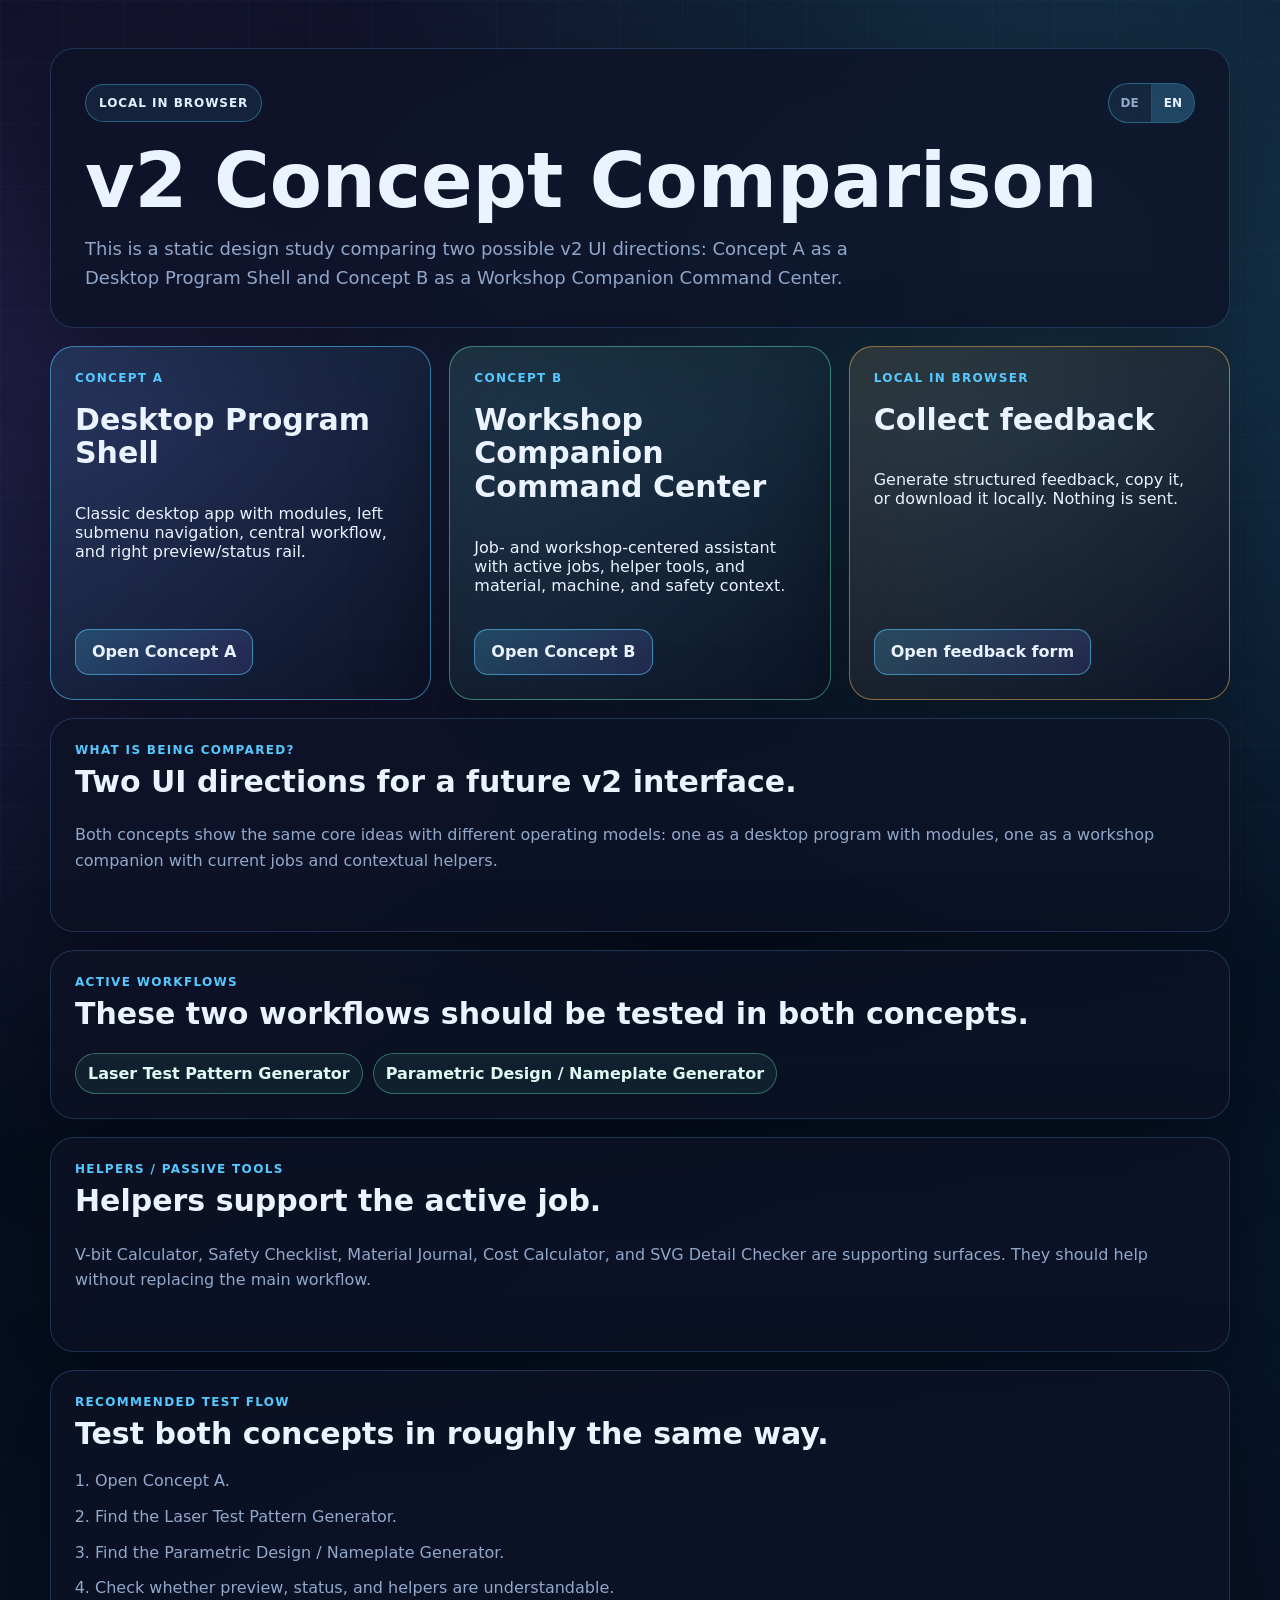
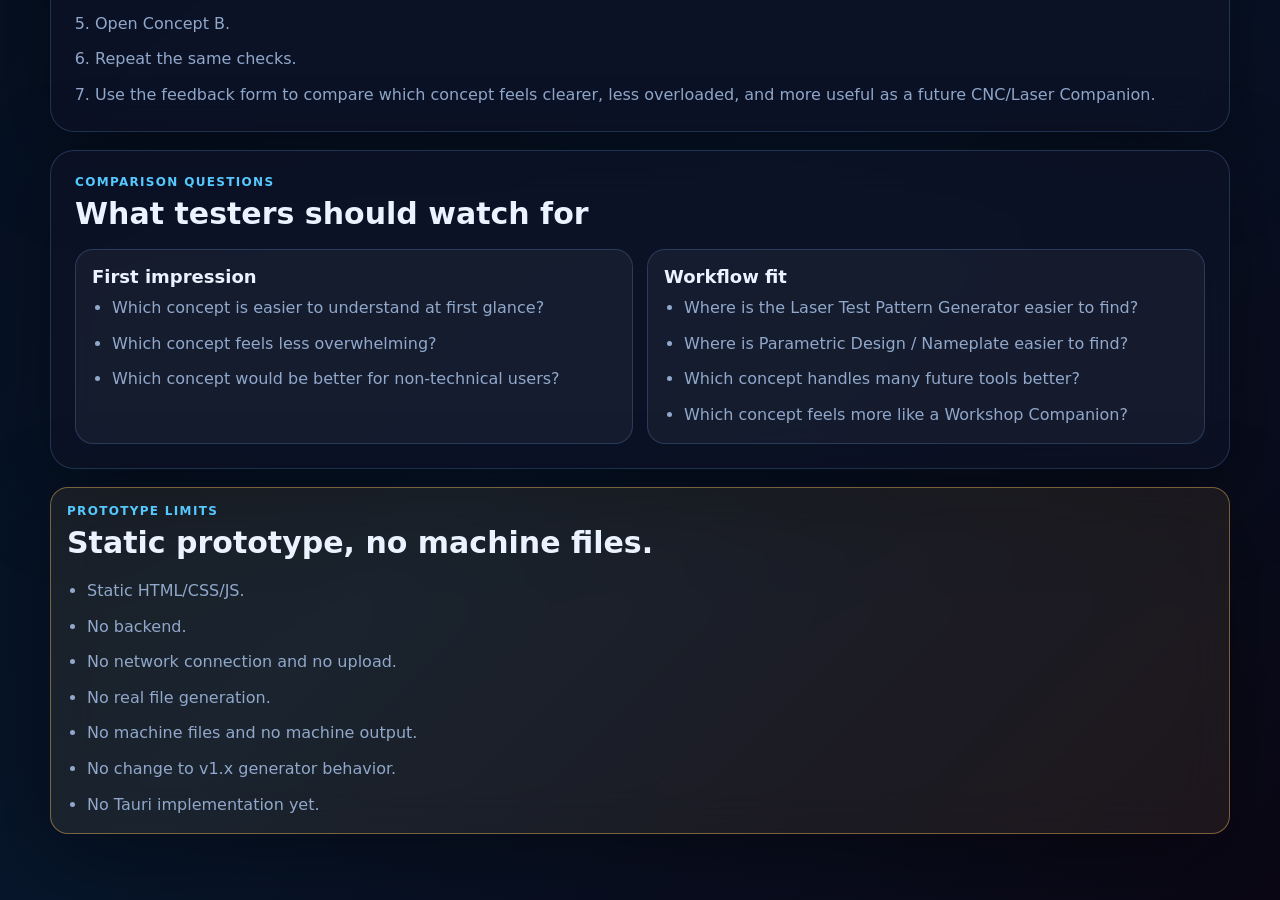
<file: prototypes/v2_concept_comparison/index.html>
<!doctype html>
<html lang="en">
<head>
  <meta charset="utf-8">
  <meta name="viewport" content="width=device-width, initial-scale=1">
  <title>v2 Concept Comparison</title>
  <style>
    :root {
      color-scheme: dark;
      --bg: #050713;
      --panel: rgba(13, 19, 38, .78);
      --line: rgba(110, 175, 255, .22);
      --text: #eaf3ff;
      --muted: #91a8cb;
      --blue: #55c9ff;
      --green: #64e6bb;
      --amber: #ffc05f;
      --radius: 24px;
      --shadow: 0 24px 90px rgba(0, 0, 0, .42);
    }

    * { box-sizing: border-box; }
    html { color-scheme: dark; }

    body {
      margin: 0;
      min-height: 100vh;
      font-family: Inter, ui-sans-serif, system-ui, "Segoe UI", Arial, sans-serif;
      color: var(--text);
      background:
        radial-gradient(circle at 82% 10%, rgba(85, 201, 255, .24), transparent 30%),
        radial-gradient(circle at 10% 16%, rgba(139, 116, 255, .22), transparent 32%),
        linear-gradient(135deg, #050713, #07162b 68%, #0b0715);
    }

    body::before {
      content: "";
      position: fixed;
      inset: 0;
      pointer-events: none;
      background-image:
        linear-gradient(rgba(110, 175, 255, .035) 1px, transparent 1px),
        linear-gradient(90deg, rgba(110, 175, 255, .035) 1px, transparent 1px);
      background-size: 62px 62px;
    }

    a { color: inherit; }

    .intro {
      position: fixed;
      inset: 0;
      z-index: 20;
      overflow: hidden;
      display: grid;
      place-items: end;
      padding: 26px;
      background:
        linear-gradient(180deg, rgba(2, 7, 18, .05), rgba(2, 7, 18, .9)),
        radial-gradient(circle at 50% 48%, rgba(85, 201, 255, .22), transparent 42%),
        #020712;
      opacity: 1;
      visibility: visible;
      transition: opacity .42s ease, visibility .42s ease;
    }

    .intro::before {
      content: "";
      position: absolute;
      inset: 0;
      background:
        radial-gradient(circle at 55% 50%, rgba(85, 201, 255, .16), transparent 28%),
        linear-gradient(180deg, rgba(2, 7, 18, .1), rgba(2, 7, 18, .54));
      opacity: .95;
      transition: opacity .65s ease;
    }

    .intro.fallback::before {
      background-image:
        linear-gradient(172deg, transparent 0 47%, rgba(85, 201, 255, .5) 49%, rgba(255, 192, 95, .4) 50%, transparent 53%),
        radial-gradient(circle at 55% 52%, rgba(85, 201, 255, .28), transparent 20%),
        linear-gradient(160deg, #030814, #07111f 52%, #02050c);
    }

    .intro.hidden {
      opacity: 0;
      visibility: hidden;
      pointer-events: none;
    }

    .intro.open {
      background: transparent;
    }

    .intro.open::before {
      opacity: 0;
    }

    .intro.open .shutter-top {
      transform: translateY(-72%) translateX(-2%) rotate(-2deg);
      opacity: .32;
    }

    .intro.open .shutter-bottom {
      transform: translateY(72%) translateX(2%) rotate(-2deg);
      opacity: .32;
    }

    .shutter-panel {
      position: absolute;
      inset: -8%;
      z-index: 1;
      background:
        linear-gradient(180deg, rgba(1, 5, 13, .96), rgba(10, 18, 32, .9)),
        url("assets/locked_loading_soon_closed.png") center / cover no-repeat;
      filter: saturate(1.08);
      transition: transform 1.25s cubic-bezier(.2, .85, .16, 1), opacity .8s ease;
      will-change: transform;
    }

    .shutter-top {
      clip-path: polygon(0 0, 100% 0, 100% 47%, 0 57%);
      box-shadow: 0 24px 70px rgba(0, 0, 0, .8);
    }

    .shutter-bottom {
      clip-path: polygon(0 57%, 100% 47%, 100% 100%, 0 100%);
      box-shadow: 0 -24px 70px rgba(0, 0, 0, .8);
    }

    .shutter-line {
      position: absolute;
      left: -3%;
      right: -3%;
      top: 50.5%;
      z-index: 2;
      height: 2px;
      transform: rotate(-3.5deg);
      background: linear-gradient(90deg, transparent, rgba(255, 192, 95, .78) 18%, rgba(85, 201, 255, .98) 58%, transparent);
      box-shadow: 0 0 22px rgba(85, 201, 255, .82), 0 0 38px rgba(255, 192, 95, .34);
      transition: opacity .7s ease, transform 1.1s ease;
    }

    .intro.open .shutter-line {
      opacity: 0;
      transform: rotate(-3.5deg) scaleX(1.18);
    }

    .intro-card {
      position: relative;
      z-index: 3;
      display: grid;
      justify-items: end;
      gap: 12px;
      text-align: right;
      max-width: min(560px, 100%);
      padding: 18px;
      border: 1px solid rgba(110, 175, 255, .22);
      border-radius: 22px;
      background: linear-gradient(135deg, rgba(5, 12, 28, .64), rgba(5, 8, 18, .36));
      box-shadow: 0 18px 70px rgba(0, 0, 0, .36);
      backdrop-filter: blur(14px);
    }

    .intro-card strong {
      font-size: clamp(22px, 4vw, 42px);
      letter-spacing: .08em;
    }

    .intro-card span {
      color: #cfe7ff;
      font-weight: 800;
    }

    .page {
      position: relative;
      width: min(1180px, calc(100% - 32px));
      margin: 0 auto;
      padding: 48px 0;
    }

    .hero,
    .card,
    .section {
      border: 1px solid var(--line);
      border-radius: var(--radius);
      background: var(--panel);
      box-shadow: var(--shadow);
      backdrop-filter: blur(22px);
    }

    .hero {
      padding: 34px;
      margin-bottom: 18px;
    }

    .utility-row {
      display: flex;
      justify-content: space-between;
      align-items: center;
      gap: 14px;
      margin-bottom: 22px;
    }

    .status-badge,
    .language-switch {
      display: inline-flex;
      align-items: center;
      border: 1px solid rgba(85, 201, 255, .36);
      border-radius: 999px;
      background: rgba(85, 201, 255, .09);
      color: #dff3ff;
      font-size: 12px;
      font-weight: 900;
      letter-spacing: .08em;
      text-transform: uppercase;
    }

    .status-badge {
      min-height: 38px;
      padding: 0 13px;
    }

    .language-switch {
      overflow: hidden;
    }

    .language-switch button {
      min-height: 38px;
      border: 0;
      border-right: 1px solid rgba(85, 201, 255, .24);
      padding: 0 12px;
      background: transparent;
      color: var(--muted);
      font: inherit;
      font-weight: 900;
      cursor: pointer;
    }

    .language-switch button:last-child { border-right: 0; }

    .language-switch button.active {
      background: rgba(85, 201, 255, .18);
      color: var(--text);
    }

    .hero h1 {
      margin: 0;
      font-size: clamp(38px, 7vw, 76px);
      line-height: .95;
      letter-spacing: 0;
    }

    .hero p,
    .section p,
    li {
      color: var(--muted);
      line-height: 1.6;
    }

    .hero p {
      max-width: 790px;
      margin: 18px 0 0;
      font-size: 18px;
    }

    .workflow-pills {
      display: flex;
      flex-wrap: wrap;
      gap: 10px;
      margin-top: 22px;
    }

    .concept-grid {
      display: grid;
      grid-template-columns: repeat(3, minmax(0, 1fr));
      gap: 18px;
      margin-bottom: 18px;
    }

    .card {
      min-height: 300px;
      padding: 24px;
      display: flex;
      flex-direction: column;
      gap: 18px;
    }

    .card:nth-child(1) {
      border-color: rgba(85, 201, 255, .58);
      background: linear-gradient(135deg, rgba(85, 201, 255, .14), rgba(13, 19, 38, .78));
    }

    .card:nth-child(2) {
      border-color: rgba(100, 230, 187, .5);
      background: linear-gradient(135deg, rgba(100, 230, 187, .12), rgba(13, 19, 38, .78));
    }

    .card:nth-child(3) {
      border-color: rgba(255, 192, 95, .5);
      background: linear-gradient(135deg, rgba(255, 192, 95, .12), rgba(13, 19, 38, .78));
    }

    .card span,
    .section-label {
      color: var(--blue);
      font-size: 12px;
      font-weight: 900;
      letter-spacing: .11em;
      text-transform: uppercase;
    }

    .card h2,
    .section h2 {
      margin: 0;
      font-size: 30px;
      line-height: 1.12;
    }

    .button {
      display: inline-flex;
      align-items: center;
      justify-content: center;
      width: fit-content;
      min-height: 46px;
      margin-top: auto;
      padding: 12px 16px;
      border: 1px solid rgba(85, 201, 255, .58);
      border-radius: 14px;
      background: linear-gradient(135deg, rgba(85, 201, 255, .22), rgba(139, 116, 255, .14));
      color: var(--text);
      font: inherit;
      font-weight: 800;
      text-decoration: none;
      cursor: pointer;
      transition: transform .2s ease, border-color .2s ease, background .2s ease;
    }

    .button:hover {
      transform: translateY(-2px);
      border-color: rgba(100, 230, 187, .72);
      background: linear-gradient(135deg, rgba(100, 230, 187, .2), rgba(85, 201, 255, .14));
    }

    .section {
      padding: 24px;
      margin-bottom: 18px;
    }

    .section-head {
      display: grid;
      gap: 8px;
      margin-bottom: 18px;
    }

    .split {
      display: grid;
      grid-template-columns: repeat(2, minmax(0, 1fr));
      gap: 14px;
    }

    .mini-panel,
    .warning {
      border: 1px solid var(--line);
      border-radius: 18px;
      background: rgba(255, 255, 255, .045);
      padding: 16px;
    }

    .mini-panel strong {
      display: block;
      margin-bottom: 8px;
      font-size: 18px;
    }

    .check-list,
    .question-list,
    .scope-list {
      display: grid;
      gap: 10px;
      margin: 0;
      padding-left: 20px;
    }

    .pill {
      border: 1px solid rgba(100, 230, 187, .38);
      border-radius: 999px;
      background: rgba(100, 230, 187, .08);
      padding: 10px 12px;
      font-weight: 800;
      color: #dffcf5;
    }

    .warning {
      border-color: rgba(255, 192, 95, .42);
      background: rgba(255, 192, 95, .08);
    }

    @media (prefers-reduced-motion: reduce) {
      .intro { display: none; }
      .shutter-panel,
      .shutter-line,
      * {
        scroll-behavior: auto !important;
        transition-duration: .01ms !important;
        animation-duration: .01ms !important;
      }
    }

    @media (max-width: 980px) {
      .concept-grid,
      .split {
        grid-template-columns: 1fr;
      }
    }

    @media (max-width: 680px) {
      .page {
        width: min(100% - 20px, 1180px);
        padding: 24px 0;
      }

      .hero,
      .card,
      .section {
        padding: 18px;
        border-radius: 20px;
      }

      .utility-row {
        align-items: flex-start;
        flex-direction: column;
      }

      .intro {
        padding: 16px;
      }

      .intro-card {
        justify-items: start;
        text-align: left;
      }
    }
  </style>
</head>
<body>
  <div class="intro" id="intro" aria-label="Intro">
    <div class="shutter-panel shutter-top" aria-hidden="true"></div>
    <div class="shutter-panel shutter-bottom" aria-hidden="true"></div>
    <div class="shutter-line" aria-hidden="true"></div>
    <div class="intro-card">
      <strong data-i18n="introTitle">v2 Concept Comparison</strong>
      <span data-i18n="introStatus">v2 concept comparison starts locally in your browser.</span>
      <button class="button" type="button" id="skipIntro" data-i18n="skipIntro">Skip intro</button>
    </div>
  </div>

  <main class="page">
    <section class="hero">
      <div class="utility-row">
        <span class="status-badge" data-i18n="localBadge">Local in browser</span>
        <div class="language-switch" data-language-switch aria-label="Language selection">
          <button type="button" data-lang="de">DE</button>
          <button type="button" data-lang="en">EN</button>
        </div>
      </div>
      <h1 data-i18n="title">v2 Concept Comparison</h1>
      <p data-i18n="heroCopy">This is a static design study comparing two possible v2 UI directions: Concept A as a Desktop Program Shell and Concept B as a Workshop Companion Command Center.</p>
    </section>

    <section class="concept-grid" data-i18n-label="conceptCardsLabel">
      <article class="card">
        <span>Concept A</span>
        <h2>Desktop Program Shell</h2>
        <p data-i18n="conceptACopy">Classic desktop app with modules, left submenu navigation, central workflow, and right preview/status rail.</p>
        <a class="button" href="concept_a_program_shell/index.html" data-i18n="openA">Open Concept A</a>
      </article>

      <article class="card">
        <span>Concept B</span>
        <h2>Workshop Companion Command Center</h2>
        <p data-i18n="conceptBCopy">Job- and workshop-centered assistant with active jobs, helper tools, and material, machine, and safety context.</p>
        <a class="button" href="concept_b_workshop_companion/index.html" data-i18n="openB">Open Concept B</a>
      </article>

      <article class="card">
        <span data-i18n="localBadge">Local in browser</span>
        <h2 data-i18n="feedbackTitle">Collect feedback</h2>
        <p data-i18n="feedbackCopy">Generate structured feedback, copy it, or download it locally. Nothing is sent.</p>
        <a class="button" href="feedback.html" data-i18n="openFeedback">Open feedback form</a>
      </article>
    </section>

    <section class="section">
      <div class="section-head">
        <span class="section-label" data-i18n="compareLabel">What is being compared?</span>
        <h2 data-i18n="compareTitle">Two UI directions for a future v2 interface.</h2>
        <p data-i18n="compareCopy">Both concepts show the same core ideas with different operating models: one as a desktop program with modules, one as a workshop companion with current jobs and contextual helpers.</p>
      </div>
    </section>

    <section class="section">
      <div class="section-head">
        <span class="section-label" data-i18n="workflowsLabel">Active workflows</span>
        <h2 data-i18n="workflowsTitle">These two workflows should be tested in both concepts.</h2>
      </div>
      <div class="workflow-pills">
        <span class="pill">Laser Test Pattern Generator</span>
        <span class="pill">Parametric Design / Nameplate Generator</span>
      </div>
    </section>

    <section class="section">
      <div class="section-head">
        <span class="section-label" data-i18n="helpersLabel">Helpers / passive tools</span>
        <h2 data-i18n="helpersTitle">Helpers support the active job.</h2>
        <p data-i18n="helpersCopy">V-bit Calculator, Safety Checklist, Material Journal, Cost Calculator, and SVG Detail Checker are supporting surfaces. They should help without replacing the main workflow.</p>
      </div>
    </section>

    <section class="section">
      <div class="section-head">
        <span class="section-label" data-i18n="testFlowLabel">Recommended test flow</span>
        <h2 data-i18n="testFlowTitle">Test both concepts in roughly the same way.</h2>
      </div>
      <ol class="check-list">
        <li data-i18n="flow1">Open Concept A.</li>
        <li data-i18n="flow2">Find the Laser Test Pattern Generator.</li>
        <li data-i18n="flow3">Find the Parametric Design / Nameplate Generator.</li>
        <li data-i18n="flow4">Check whether preview, status, and helpers are understandable.</li>
        <li data-i18n="flow5">Open Concept B.</li>
        <li data-i18n="flow6">Repeat the same checks.</li>
        <li data-i18n="flow7">Use the feedback form to compare which concept feels clearer, less overloaded, and more useful as a future CNC/Laser Companion.</li>
      </ol>
    </section>

    <section class="section">
      <div class="section-head">
        <span class="section-label" data-i18n="questionsLabel">Comparison questions</span>
        <h2 data-i18n="questionsTitle">What testers should watch for</h2>
      </div>
      <div class="split">
        <div class="mini-panel">
          <strong data-i18n="firstImpressionTitle">First impression</strong>
          <ul class="question-list">
            <li data-i18n="q1">Which concept is easier to understand at first glance?</li>
            <li data-i18n="q2">Which concept feels less overwhelming?</li>
            <li data-i18n="q3">Which concept would be better for non-technical users?</li>
          </ul>
        </div>
        <div class="mini-panel">
          <strong data-i18n="workflowFitTitle">Workflow fit</strong>
          <ul class="question-list">
            <li data-i18n="q4">Where is the Laser Test Pattern Generator easier to find?</li>
            <li data-i18n="q5">Where is Parametric Design / Nameplate easier to find?</li>
            <li data-i18n="q6">Which concept handles many future tools better?</li>
            <li data-i18n="q7">Which concept feels more like a Workshop Companion?</li>
          </ul>
        </div>
      </div>
    </section>

    <section class="section warning">
      <div class="section-head">
        <span class="section-label" data-i18n="limitsLabel">Prototype limits</span>
        <h2 data-i18n="limitsTitle">Static prototype, no machine files.</h2>
      </div>
      <ul class="scope-list">
        <li data-i18n="limit1">Static HTML/CSS/JS.</li>
        <li data-i18n="limit2">No backend.</li>
        <li data-i18n="limit3">No network connection and no upload.</li>
        <li data-i18n="limit4">No real file generation.</li>
        <li data-i18n="limit5">No machine files and no machine output.</li>
        <li data-i18n="limit6">No change to v1.x generator behavior.</li>
        <li data-i18n="limit7">No Tauri implementation yet.</li>
      </ul>
    </section>
  </main>

  <script src="assets/i18n.js"></script>
  <script>
    (() => {
      const translations = {
        en: {
          conceptCardsLabel: "Concept cards",
          compareCopy: "Both concepts show the same core ideas with different operating models: one as a desktop program with modules, one as a workshop companion with current jobs and contextual helpers.",
          compareLabel: "What is being compared?",
          compareTitle: "Two UI directions for a future v2 interface.",
          conceptACopy: "Classic desktop app with modules, left submenu navigation, central workflow, and right preview/status rail.",
          conceptBCopy: "Job- and workshop-centered assistant with active jobs, helper tools, and material, machine, and safety context.",
          feedbackCopy: "Generate structured feedback, copy it, or download it locally. Nothing is sent.",
          feedbackTitle: "Collect feedback",
          firstImpressionTitle: "First impression",
          flow1: "Open Concept A.",
          flow2: "Find the Laser Test Pattern Generator.",
          flow3: "Find the Parametric Design / Nameplate Generator.",
          flow4: "Check whether preview, status, and helpers are understandable.",
          flow5: "Open Concept B.",
          flow6: "Repeat the same checks.",
          flow7: "Use the feedback form to compare which concept feels clearer, less overloaded, and more useful as a future CNC/Laser Companion.",
          helpersCopy: "V-bit Calculator, Safety Checklist, Material Journal, Cost Calculator, and SVG Detail Checker are supporting surfaces. They should help without replacing the main workflow.",
          helpersLabel: "Helpers / passive tools",
          helpersTitle: "Helpers support the active job.",
          heroCopy: "This is a static design study comparing two possible v2 UI directions: Concept A as a Desktop Program Shell and Concept B as a Workshop Companion Command Center.",
          introStatus: "v2 concept comparison starts locally in your browser.",
          introTitle: "v2 Concept Comparison",
          limit1: "Static HTML/CSS/JS.",
          limit2: "No backend.",
          limit3: "No network connection and no upload.",
          limit4: "No real file generation.",
          limit5: "No machine files and no machine output.",
          limit6: "No change to v1.x generator behavior.",
          limit7: "No Tauri implementation yet.",
          limitsLabel: "Prototype limits",
          limitsTitle: "Static prototype, no machine files.",
          localBadge: "Local in browser",
          openA: "Open Concept A",
          openB: "Open Concept B",
          openFeedback: "Open feedback form",
          q1: "Which concept is easier to understand at first glance?",
          q2: "Which concept feels less overwhelming?",
          q3: "Which concept would be better for non-technical users?",
          q4: "Where is the Laser Test Pattern Generator easier to find?",
          q5: "Where is Parametric Design / Nameplate easier to find?",
          q6: "Which concept handles many future tools better?",
          q7: "Which concept feels more like a Workshop Companion?",
          questionsLabel: "Comparison questions",
          questionsTitle: "What testers should watch for",
          skipIntro: "Skip intro",
          testFlowLabel: "Recommended test flow",
          testFlowTitle: "Test both concepts in roughly the same way.",
          title: "v2 Concept Comparison",
          workflowFitTitle: "Workflow fit",
          workflowsLabel: "Active workflows",
          workflowsTitle: "These two workflows should be tested in both concepts."
        },
        de: {
          conceptCardsLabel: "Konzeptkarten",
          compareCopy: "Beide Konzepte zeigen dieselben Grundideen mit unterschiedlichem Bedienmodell: einmal als Desktop-Programm mit Modulen, einmal als Workshop Companion mit aktuellen Jobs und Kontext-Helfern.",
          compareLabel: "Was wird verglichen?",
          compareTitle: "Zwei UI-Richtungen f&uuml;r eine sp&auml;tere v2 Oberfl&auml;che.",
          conceptACopy: "Klassische Desktop-App mit Modulen, linker Untermen&uuml;-Navigation, zentralem Workflow und rechter Vorschau-/Statusleiste.",
          conceptBCopy: "Job- und werkstattzentrierter Assistent mit aktiven Jobs, Helfer-Werkzeugen sowie Material-, Maschinen- und Sicherheitskontext.",
          feedbackCopy: "Strukturiertes Feedback erzeugen, kopieren oder lokal herunterladen. Es wird nichts gesendet.",
          feedbackTitle: "Feedback sammeln",
          firstImpressionTitle: "Erster Eindruck",
          flow1: "Konzept A &ouml;ffnen.",
          flow2: "Laser Test Pattern Generator finden.",
          flow3: "Parametric Design / Nameplate Generator finden.",
          flow4: "Pr&uuml;fen, ob Vorschau, Status und Helfer verst&auml;ndlich sind.",
          flow5: "Konzept B &ouml;ffnen.",
          flow6: "Dieselben Punkte wiederholen.",
          flow7: "Im Feedbackformular vergleichen, welches Konzept klarer, weniger &uuml;berladen und n&uuml;tzlicher als zuk&uuml;nftiger CNC/Laser Companion wirkt.",
          helpersCopy: "V-bit Calculator, Safety Checklist, Material Journal, Cost Calculator und SVG Detail Checker sind unterst&uuml;tzende Fl&auml;chen. Sie sollen helfen, aber nicht den Hauptworkflow ersetzen.",
          helpersLabel: "Helfer / passive Werkzeuge",
          helpersTitle: "Helfer unterst&uuml;tzen den aktiven Job.",
          heroCopy: "Dies ist eine statische Designstudie zum Vergleich von zwei m&ouml;glichen v2 UI-Richtungen: Concept A als Desktop Program Shell und Concept B als Workshop Companion Command Center.",
          introStatus: "v2 Konzeptvergleich startet lokal im Browser.",
          introTitle: "v2 Konzeptvergleich",
          limit1: "Statisches HTML/CSS/JS.",
          limit2: "Kein Backend.",
          limit3: "Keine Netzwerkverbindung und kein Upload.",
          limit4: "Keine echte Dateigenerierung.",
          limit5: "Keine Maschinendateien und kein Maschinen-Output.",
          limit6: "Keine &Auml;nderung am v1.x Generatorverhalten.",
          limit7: "Noch keine Tauri-Implementierung.",
          limitsLabel: "Grenzen dieses Prototyps",
          limitsTitle: "Statischer Prototyp, keine Maschinendateien.",
          localBadge: "Lokal im Browser",
          openA: "Konzept A &ouml;ffnen",
          openB: "Konzept B &ouml;ffnen",
          openFeedback: "Feedbackformular &ouml;ffnen",
          q1: "Welches Konzept ist auf den ersten Blick verst&auml;ndlicher?",
          q2: "Welches Konzept wirkt weniger &uuml;berw&auml;ltigend?",
          q3: "Welches Konzept w&auml;re besser f&uuml;r nicht-technische Nutzer?",
          q4: "Wo findet man den Laser Test Pattern Generator leichter?",
          q5: "Wo findet man Parametric Design / Nameplate leichter?",
          q6: "Welches Konzept tr&auml;gt viele sp&auml;tere Werkzeuge besser?",
          q7: "Welches Konzept f&uuml;hlt sich mehr wie ein Workshop Companion an?",
          questionsLabel: "Vergleichsfragen",
          questionsTitle: "Worauf Tester achten sollten",
          skipIntro: "Intro &uuml;berspringen",
          testFlowLabel: "Empfohlener Testablauf",
          testFlowTitle: "Beide Konzepte m&ouml;glichst gleich testen.",
          title: "v2 Konzeptvergleich",
          workflowFitTitle: "Workflow-Fit",
          workflowsLabel: "Aktive Workflows",
          workflowsTitle: "Diese zwei Workflows sollen in beiden Konzepten getestet werden."
        }
      };

      const intro = document.getElementById("intro");
      const skip = document.getElementById("skipIntro");
      const reduceMotion = window.matchMedia("(prefers-reduced-motion: reduce)").matches;
      let hidden = false;

      function hideIntro() {
        if (hidden) return;
        hidden = true;
        intro?.classList.add("hidden");
      }

      function openIntro() {
        if (!intro || reduceMotion) {
          hideIntro();
          return;
        }
        intro.classList.add("open");
        window.setTimeout(hideIntro, 1450);
      }

      function checkIntroAsset() {
        const image = new Image();
        image.onerror = () => intro?.classList.add("fallback");
        image.src = "assets/locked_loading_soon_closed.png";
      }

      V2I18n.initLanguage(translations);
      checkIntroAsset();
      skip?.addEventListener("click", hideIntro);
      if (reduceMotion) hideIntro();
      else window.setTimeout(openIntro, 520);
      window.setTimeout(hideIntro, 3600);
    })();
  </script>
</body>
</html>
</file>
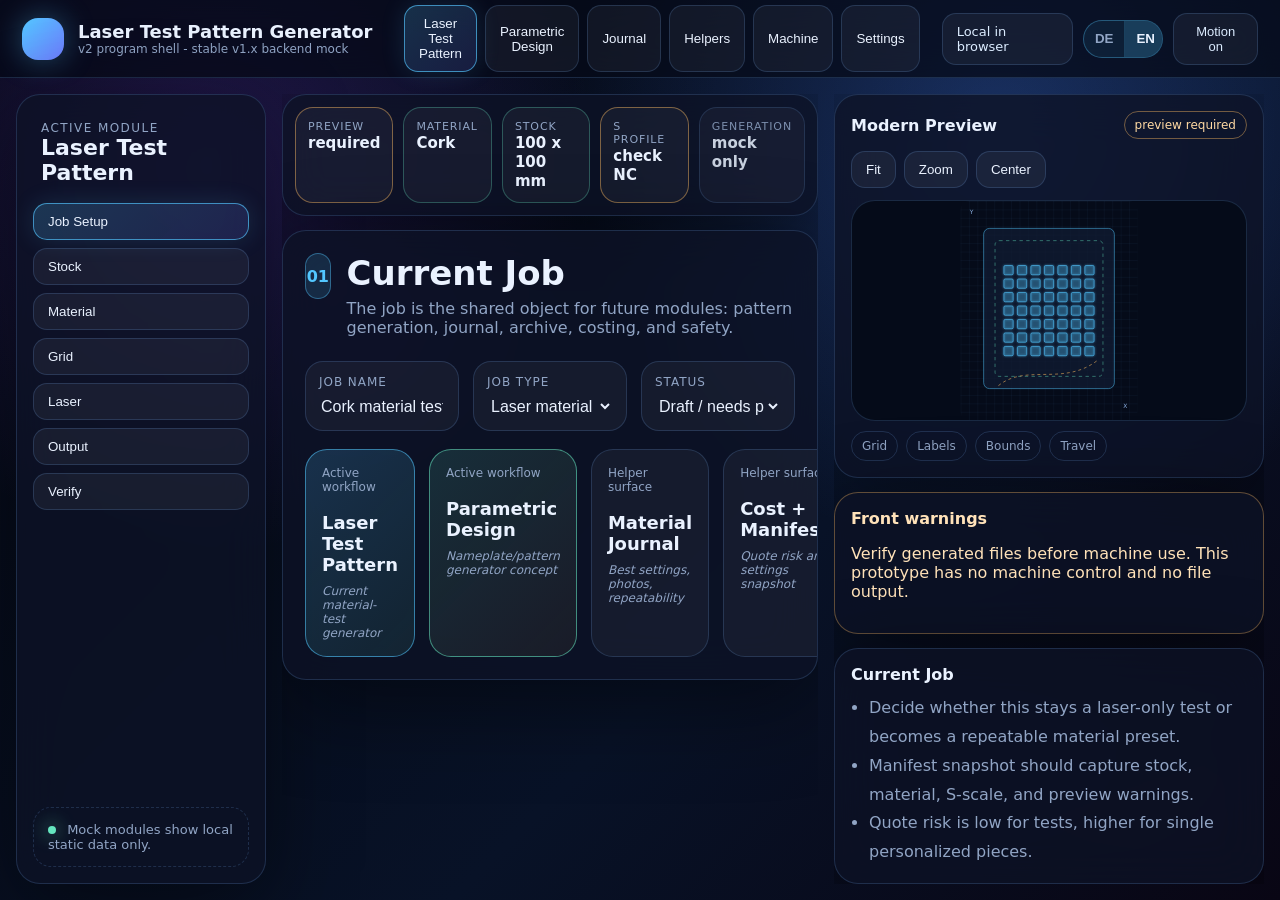
<file: prototypes/v2_concept_comparison/concept_a_program_shell/index.html>
<!doctype html>
<html lang="en">
<head>
  <meta charset="utf-8">
  <meta name="viewport" content="width=device-width, initial-scale=1">
  <title>Laser Test Pattern Generator - v2 Program Shell Concept</title>
  <link rel="stylesheet" href="styles.css">
  <link rel="stylesheet" href="module-realism.css">
</head>
<body>
  <div class="app" data-view="job">
    <header class="topbar">
      <div class="brand">
        <div class="brand-orb"></div>
        <div>
          <strong>Laser Test Pattern Generator</strong>
          <span>v2 program shell - stable v1.x backend mock</span>
        </div>
      </div>
      <nav class="module-tabs" aria-label="Main modules">
        <button class="module active" data-module="pattern">Laser Test Pattern</button>
        <button class="module" data-module="design">Parametric Design</button>
        <button class="module" data-module="journal">Journal</button>
        <button class="module" data-module="tools">Helpers</button>
        <button class="module" data-module="machine">Machine</button>
        <button class="module" data-module="settings">Settings</button>
      </nav>
      <div class="top-actions">
        <span class="ghost" data-i18n="localBadge">Local in browser</span>
        <div class="language-switch" data-language-switch aria-label="Language selection">
          <button type="button" data-lang="de">DE</button>
          <button type="button" data-lang="en">EN</button>
        </div>
        <button id="motionToggle" class="ghost" data-i18n="motionOn">Motion on</button>
      </div>
    </header>

    <div class="shell">
      <aside class="subnav">
        <div class="subnav-title">
          <span>Active module</span>
          <strong id="activeModuleTitle">Test Pattern</strong>
        </div>
        <nav id="subnavList">
          <button class="sub active" data-view="job">Job Setup</button>
          <button class="sub" data-view="stock">Stock</button>
          <button class="sub" data-view="material">Material</button>
          <button class="sub" data-view="grid">Grid</button>
          <button class="sub" data-view="laser">Laser</button>
          <button class="sub" data-view="output">Output</button>
          <button class="sub" data-view="verify">Verify</button>
        </nav>
        <div class="module-note">
          <span class="dot"></span>
          Mock modules show local static data only.
        </div>
      </aside>

      <main class="workbench">
        <section class="readiness">
          <article class="ready warn"><span>Preview</span><strong>required</strong></article>
          <article class="ready ok"><span>Material</span><strong id="readyMaterial">Cork</strong></article>
          <article class="ready ok"><span>Stock</span><strong id="readyStock">100 x 100 mm</strong></article>
          <article class="ready warn"><span>S profile</span><strong>check NC</strong></article>
          <article class="ready neutral"><span>Generation</span><strong>mock only</strong></article>
        </section>

        <section class="workspace-card active-panel" data-panel="job">
          <div class="section-head">
            <span class="step">01</span>
            <div><h1>Current Job</h1><p>The job is the shared object for future modules: pattern generation, journal, archive, costing, and safety.</p></div>
          </div>
          <div class="job-hero">
            <label class="field wide"><span>Job name</span><input id="jobName" value="Cork material test - 7 x 7"></label>
            <label class="field"><span>Job type</span><select><option>Laser material test</option><option>Parametric nameplate</option><option disabled>Hybrid CNC/Laser</option><option disabled>SVG feasibility check</option></select></label>
            <label class="field"><span>Status</span><select><option>Draft / needs preview</option><option disabled>Ready after verification</option></select></label>
          </div>
          <div class="module-grid">
            <div class="module-card active"><span>Active workflow</span><strong>Laser Test Pattern</strong><em>Current material-test generator</em></div>
            <div class="module-card active alt"><span>Active workflow</span><strong>Parametric Design</strong><em>Nameplate/pattern generator concept</em></div>
            <div class="module-card locked"><span>Helper surface</span><strong>Material Journal</strong><em>Best settings, photos, repeatability</em></div>
            <div class="module-card locked"><span>Helper surface</span><strong>Cost + Manifest</strong><em>Quote risk and settings snapshot</em></div>
          </div>
        </section>

        <section class="workspace-card" data-panel="stock">
          <div class="section-head"><span class="step">02</span><div><h1>Stock / Workpiece</h1><p>Set physical stock dimensions before grid and output decisions.</p></div></div>
          <div class="control-grid">
            <label class="field"><span>Width</span><input id="stockW" type="number" value="100"><em>mm</em></label>
            <label class="field"><span>Height</span><input id="stockH" type="number" value="100"><em>mm</em></label>
            <label class="field"><span>Safe margin</span><input id="margin" type="number" value="8"><em>mm</em></label>
            <label class="field"><span>Origin</span><select><option>lower-left</option><option>center</option></select></label>
          </div>
          <div class="warning-inline">Stock bounds and margin are preview-only in this prototype. Real files must still be verified.</div>
        </section>

        <section class="workspace-card" data-panel="material">
          <div class="section-head"><span class="step">03</span><div><h1>Material & Preset</h1><p>Material choices should later connect to presets, journal results, and cost estimates.</p></div></div>
          <div class="control-grid">
            <label class="field"><span>Material</span><select id="material"><option>Cork</option><option>Plywood</option><option>Cardboard</option></select></label>
            <label class="field"><span>Preset</span><select><option>Cork fine 7 × 7</option><option>Plywood smoke test</option><option>Cardboard quick map</option></select></label>
            <label class="field"><span>Thickness</span><input value="3"><em>mm</em></label>
            <label class="field"><span>Journal link</span><input value="not logged yet"></label>
          </div>
        </section>

        <section class="workspace-card" data-panel="grid">
          <div class="section-head"><span class="step">04</span><div><h1>Test Grid</h1><p>Speed/power combinations, spacing, labels, and layout footprint.</p></div></div>
          <div class="control-grid">
            <label class="field"><span>Rows</span><input id="rows" type="number" value="7"></label>
            <label class="field"><span>Columns</span><input id="cols" type="number" value="7"></label>
            <label class="field"><span>Tile size</span><input id="tile" type="number" value="8"><em>mm</em></label>
            <label class="field"><span>Gap</span><input id="gap" type="number" value="2"><em>mm</em></label>
          </div>
        </section>

        <section class="workspace-card" data-panel="laser">
          <div class="section-head"><span class="step">05</span><div><h1>Laser Settings</h1><p>Mode, speed, power, and machine output profile.</p></div></div>
          <div class="control-grid">
            <label class="field"><span>Mode</span><select id="mode"><option>Offset Fill</option><option>Line</option><option>Fill</option></select></label>
            <label class="field"><span>Speed min</span><input id="speedMin" value="2200"><em>mm/min</em></label>
            <label class="field"><span>Speed max</span><input id="speedMax" value="4000"><em>mm/min</em></label>
            <label class="field"><span>Power range</span><input id="powerRange" value="5–20"><em>%</em></label>
          </div>
        </section>

        <section class="workspace-card" data-panel="output">
          <div class="section-head"><span class="step">06</span><div><h1>Output</h1><p>Select planned output. The static prototype never writes files.</p></div></div>
          <div class="segmented" id="outputChoice"><button class="selected" data-output="Both">Both</button><button data-output="MKS">MKS</button><button data-output="NC">NC</button></div>
          <div class="file-preview"><strong id="fileMks">cork_material_test.mks</strong><strong id="fileNc">cork_material_test.nc</strong></div>
          <button id="generateMock" class="primary big">Generate disabled · static prototype</button>
          <p id="generateMsg" class="mock-msg">No files are created in this concept.</p>
        </section>

        <section class="workspace-card" data-panel="verify">
          <div class="section-head"><span class="step">07</span><div><h1>Preview & Verify</h1><p>Global safety and file verification before any real machine use.</p></div></div>
          <ul class="check-list">
            <li>Preview MKS/NC in Makera Studio or your sender/viewer.</li>
            <li>Check NC S scale/profile before running GRBL-style output.</li>
            <li>Verify stock origin, bounds, focus, air assist, and extraction.</li>
            <li>Avoid unsafe or unknown laser materials.</li>
          </ul>
        </section>

        <section class="workspace-card" data-panel="design_setup">
          <div class="section-head"><span class="step">D1</span><div><h1>Parametric Design Generator</h1><p>Create a simple CNC/laser-ready design preview from parameters. This prototype does not create real files.</p></div></div>
          <div class="job-hero">
            <label class="field wide"><span>Design name</span><input id="designName" value="Romy star nameplate"></label>
            <label class="field"><span>Operation intent</span><select id="designIntent"><option>laser only</option><option>CNC outline + laser detail</option><option>hybrid placeholder</option></select></label>
            <label class="field"><span>Output target</span><select id="designTarget"><option>SVG preview</option><option>future CNC/laser layers</option><option>not real machine output yet</option></select></label>
          </div>
          <div class="module-grid">
            <div class="module-card active alt"><span>Active workflow</span><strong>Parametric Nameplate</strong><em>Shape, name, motif, preview</em></div>
            <div class="module-card locked"><span>Helper</span><strong>Text Fit Check</strong><em>Keep the name readable at size</em></div>
            <div class="module-card locked"><span>Helper</span><strong>Layer Plan</strong><em>Separate cut, score, and laser detail</em></div>
            <div class="module-card locked"><span>Safety</span><strong>Verify before export</strong><em>No direct machine output in concept</em></div>
          </div>
        </section>

        <section class="workspace-card" data-panel="design_shape">
          <div class="section-head"><span class="step">D2</span><div><h1>Workpiece Shape</h1><p>Choose a simple blank shape and size before placing text or motifs.</p></div></div>
          <div class="control-grid">
            <label class="field"><span>Shape</span><select id="designShape"><option>rectangle</option><option>circle</option></select></label>
            <label class="field"><span>Width</span><input id="designWidth" type="number" value="120"><em>mm</em></label>
            <label class="field"><span>Height</span><input id="designHeight" type="number" value="55"><em>mm</em></label>
            <label class="field"><span>Diameter</span><input id="designDiameter" type="number" value="80"><em>mm</em></label>
            <label class="field"><span>Thickness</span><input id="designThickness" type="number" value="3"><em>mm</em></label>
            <label class="field"><span>Safe margin</span><input id="designMargin" type="number" value="5"><em>mm</em></label>
          </div>
        </section>

        <section class="workspace-card" data-panel="design_text">
          <div class="section-head"><span class="step">D3</span><div><h1>Text & Motif</h1><p>Position a name and a simple motif without requiring a full CAD workflow.</p></div></div>
          <div class="control-grid">
            <label class="field"><span>Name text</span><input id="designText" value="Romy"></label>
            <label class="field"><span>Text position</span><select id="designTextPosition"><option>lower third</option><option>center</option><option>top</option></select></label>
            <label class="field"><span>Motif</span><select id="designMotif"><option>star</option><option>stripes</option><option>radial pattern</option><option>diagonal gradient</option></select></label>
            <label class="field"><span>Motif position</span><select><option>top center</option><option>left side</option><option>background</option></select></label>
          </div>
          <div class="warning-inline">Text and motif output are design-preview placeholders only. Real CAM/layer generation is future work.</div>
        </section>

        <section class="workspace-card" data-panel="design_pattern">
          <div class="section-head"><span class="step">D4</span><div><h1>Pattern Intent</h1><p>Explore decorative pattern ideas before deciding whether the result belongs to laser, CNC, or hybrid output.</p></div></div>
          <div class="decision-strip">
            <span class="decision-token good">SVG preview first</span>
            <span class="decision-token">future layer split</span>
            <span class="decision-token warn">no machine output</span>
            <span class="decision-token">verify material safety</span>
          </div>
          <div class="design-fit">
            <article><span>Laser only</span><strong>engraved name + motif</strong><p>Useful for fast personalization on known laser-safe material.</p></article>
            <article><span>CNC outline + laser detail</span><strong>hybrid placeholder</strong><p>Future flow could cut a clean border and laser the name/motif after preview.</p></article>
          </div>
        </section>

        <section class="workspace-card" data-panel="design_output">
          <div class="section-head"><span class="step">D5</span><div><h1>Design Output Package</h1><p>Plan what the future generator might produce while keeping this concept static.</p></div></div>
          <div class="manifest-box"><code>romy_star_nameplate.svg</code><code>layers: outline, text, motif, guide</code><code>future: CNC/laser layers after backend design</code><code>status: static preview only</code></div>
        </section>

        <section class="workspace-card" data-panel="design_verify">
          <div class="section-head"><span class="step">D6</span><div><h1>Design Verify</h1><p>Keep safety and output review visible even for a friendly design generator.</p></div></div>
          <ul class="check-list">
            <li>Confirm material is safe for laser work before any future export.</li>
            <li>Check text size, motif spacing, and border clearance.</li>
            <li>Preview all layers before using CNC or laser output.</li>
            <li>Do not treat this static SVG mock as machine-ready code.</li>
          </ul>
        </section>

        <section class="workspace-card" data-panel="journal_log">
          <div class="section-head"><span class="step">J1</span><div><h1>Result Log</h1><p>Static mock of how a finished material test could be logged against the current job.</p></div></div>
          <div class="decision-strip"><span class="decision-token good">Save preset</span><span class="decision-token">Repeat on offcut</span><span class="decision-token warn">Photo needed</span><span class="decision-token">Quote ready</span></div>
          <div class="two-column">
            <div class="mock-panel">
              <h3>Cork material map</h3>
              <div class="result-grid">
                <span class="bad">smoke</span><span class="ok">clean mark</span><span class="ok">clean mark</span><span class="warn">deep mark</span>
                <span class="bad">too light</span><span class="ok selected">best cell 12%</span><span class="ok">usable</span><span class="warn">edge char</span>
                <span class="bad">too light</span><span class="ok">usable</span><span class="ok">usable</span><span class="warn">too dark</span>
              </div>
            </div>
            <div class="mock-panel">
              <h3>Run note</h3>
              <p class="soft-copy">Best visual result around 3000 mm/min at 12% power. Light smoke starts above 18% power on this cork sheet.</p>
              <dl class="fact-list"><div><dt>Photo set</dt><dd>3 images attached (mock)</dd></div><div><dt>Operator</dt><dd>Workshop test</dd></div><div><dt>Next action</dt><dd>Save as cork fine preset</dd></div></dl>
              <div class="result-memory"><span>Repeatability</span><strong>good candidate</strong><em>Same batch should start at 3000 / 12% before fine tuning.</em></div>
            </div>
          </div>
        </section>

        <section class="workspace-card" data-panel="journal_runs">
          <div class="section-head"><span class="step">J2</span><div><h1>Material Runs</h1><p>Recent mock runs show how the journal could compare repeat tests.</p></div></div>
          <table class="mini-table"><thead><tr><th>Date</th><th>Material</th><th>Preset</th><th>Best cell</th><th>Status</th></tr></thead><tbody><tr><td>2026-06-10</td><td>Cork 3 mm</td><td>fine 7 x 7</td><td>3000 / 12%</td><td>candidate</td></tr><tr><td>2026-06-09</td><td>Plywood 4 mm</td><td>smoke map</td><td>2400 / 18%</td><td>needs retest</td></tr><tr><td>2026-06-08</td><td>Cardboard</td><td>quick map</td><td>3600 / 8%</td><td>approved</td></tr></tbody></table>
          <div class="decision-strip"><span class="decision-token good">Use cork candidate</span><span class="decision-token warn">Retest plywood</span><span class="decision-token">Archive approved run</span></div>
        </section>

        <section class="workspace-card" data-panel="journal_photos">
          <div class="section-head"><span class="step">J3</span><div><h1>Photos</h1><p>Photo placeholders show how test images could sit next to result notes.</p></div></div>
          <div class="photo-strip"><div>overview photo</div><div>best cell macro</div><div>edge smoke detail</div></div>
          <div class="design-fit"><article><span>Macro check</span><strong>cell 3000 / 12%</strong><p>Use as visual proof before promoting this setting to a material preset.</p></article><article><span>Failed-job hint</span><strong>edge smoke visible</strong><p>If repeated, try higher speed or stronger air assist before reducing power.</p></article></div>
        </section>

        <section class="workspace-card" data-panel="journal_export">
          <div class="section-head"><span class="step">J4</span><div><h1>Export Journal Entry</h1><p>Local export preview only. No files are written from this concept.</p></div></div>
          <div class="manifest-box"><code>cork_material_test_2026-06-10.md</code><code>cork_material_test_results.csv</code><code>photos/overview.jpg</code><code>settings_snapshot.json</code></div>
          <div class="decision-strip"><span class="decision-token">Markdown note</span><span class="decision-token">Settings hash</span><span class="decision-token good">Local only</span></div>
        </section>

        <section class="workspace-card" data-panel="tool_svg">
          <div class="section-head"><span class="step">T1</span><div><h1>SVG Detail Checker</h1><p>Static feasibility readout for small engraving details, open contours, and risky layers.</p></div></div>
          <div class="decision-strip"><span class="decision-token warn">Do not mill hairlines</span><span class="decision-token good">Laser fine details</span><span class="decision-token">Mill outer pocket</span><span class="decision-token">Retest text size</span></div>
          <div class="tool-layout">
            <div class="svg-preview-card">
              <svg viewBox="0 0 360 260" class="mini-svg" role="img" aria-label="Mock SVG detail preview"><rect x="22" y="26" width="316" height="208" rx="18"/><path d="M72 184 C90 92 142 68 184 134 S260 190 288 72"/><circle cx="122" cy="104" r="22"/><circle cx="239" cy="154" r="11"/><path class="risk" d="M82 207 L312 207"/><path class="warn-line" d="M286 72 l22 -26"/></svg>
            </div>
            <div class="metric-grid">
              <article><span>Min feature</span><strong>0.42 mm</strong><em>below target 0.60 mm</em></article>
              <article><span>Open contours</span><strong>3</strong><em>likely engraving leaks</em></article>
              <article><span>Layer count</span><strong>5</strong><em>cut, engrave, guide</em></article>
              <article><span>Risk score</span><strong>medium</strong><em>review red layer</em></article>
            </div>
          </div>
          <ul class="issue-list"><li>Layer "hairline detail" contains 0.18 mm strokes.</li><li>Three open paths detected near lower-right motif.</li><li>Bounding box fits current 100 x 100 mm stock with 8 mm margin.</li></ul>
          <div class="design-fit"><article><span>Can it be milled?</span><strong>partly</strong><p>Main contour is reachable, but hairline detail should be laser-marked.</p></article><article><span>Design fit</span><strong>safe on 90 mm coaster</strong><p>Scale is acceptable if text stays above 3.5 mm height.</p></article></div>
        </section>

        <section class="workspace-card" data-panel="tool_hybrid">
          <div class="section-head"><span class="step">T2</span><div><h1>Hybrid Planner</h1><p>Mock operation plan for combining CNC cleanup with laser marking and cutting.</p></div></div>
          <div class="decision-strip"><span class="decision-token">CNC first</span><span class="decision-token good">Laser details second</span><span class="decision-token warn">Keep origin pin</span><span class="decision-token">Cut outline last</span></div>
          <div class="timeline">
            <article><span>01</span><strong>CNC pocket</strong><em>2.0 mm depth, 3.175 mm endmill, 18 min</em></article>
            <article><span>02</span><strong>Manual handoff</strong><em>Keep origin pin, vacuum chips, refocus laser</em></article>
            <article><span>03</span><strong>Laser engrave</strong><em>Offset fill, 3000 mm/min, 12% power, 9 min</em></article>
            <article><span>04</span><strong>Laser cut outline</strong><em>NC output profile, verify S scale, 5 min</em></article>
          </div>
          <div class="hint-card"><strong>Why this order?</strong><p>Mill the shallow pocket before engraving so the laser darkens the final surface. Cut the outside last so the coaster does not shift.</p></div>
        </section>

        <section class="workspace-card" data-panel="tool_vbit">
          <div class="section-head"><span class="step">T3</span><div><h1>V-bit / Tool Width Calculator</h1><p>Static calculator mock for estimating V-bit engraving width from angle and depth.</p></div></div>
          <div class="decision-strip"><span class="decision-token warn">0.18 mm text too fine</span><span class="decision-token">0.52 mm groove</span><span class="decision-token good">Use for bold border</span></div>
          <div class="tool-layout">
            <div class="control-grid compact">
              <label class="field"><span>V angle</span><input value="60"><em>deg</em></label>
              <label class="field"><span>Cut depth</span><input value="0.45"><em>mm</em></label>
              <label class="field"><span>Computed width</span><input value="0.52"><em>mm</em></label>
            </div>
            <div class="diagram-card"><svg viewBox="0 0 320 180"><path d="M56 42 L160 142 L264 42" class="vcut"/><path d="M112 96 H208" class="measure"/><text x="120" y="86">0.52 mm</text><text x="139" y="158">0.45 mm</text></svg></div>
          </div>
          <p class="soft-copy">Useful for checking whether narrow SVG strokes can be milled instead of laser-marked.</p>
          <div class="hint-card"><strong>Failed-job hint</strong><p>If small text becomes fuzzy, do not force a deeper V-bit pass. Laser the text or enlarge it before milling.</p></div>
        </section>

        <section class="workspace-card" data-panel="tool_cost">
          <div class="section-head"><span class="step">T4</span><div><h1>Cost Calculator</h1><p>Mock quote support using material, machine time, wear, setup, and margin.</p></div></div>
          <table class="mini-table"><thead><tr><th>Item</th><th>Basis</th><th>Cost</th></tr></thead><tbody><tr><td>Cork sheet</td><td>100 x 100 mm</td><td>1.20 EUR</td></tr><tr><td>Laser time</td><td>14 min @ 0.35 EUR/min</td><td>4.90 EUR</td></tr><tr><td>Setup</td><td>8 min</td><td>5.60 EUR</td></tr><tr><td>Wear / filter</td><td>flat allowance</td><td>0.80 EUR</td></tr><tr class="total"><td>Total estimate</td><td>incl. 20% margin</td><td>15.00 EUR</td></tr></tbody></table>
          <div class="decision-strip"><span class="decision-token good">Small batch ok</span><span class="decision-token warn">Setup dominates single piece</span><span class="decision-token">Quote 18 EUR with packaging</span></div>
        </section>

        <section class="workspace-card" data-panel="machine_profiles">
          <div class="section-head"><span class="step">M1</span><div><h1>Machine Profiles</h1><p>Output assumptions grouped by controller and selected before file export.</p></div></div>
          <div class="profile-cards"><article class="selected"><span>selected</span><strong>Makera 0-1</strong><p>S power 0.0-1.0, mm/min, MKS template.</p></article><article><span>available</span><strong>GRBL 0-1000</strong><p>S power 0-1000, NC output, sender preview required.</p></article><article><span>available</span><strong>Carvera</strong><p>Tool-safe headers, controlled spindle/laser mode.</p></article></div>
          <div class="decision-strip"><span class="decision-token good">Makera selected</span><span class="decision-token warn">Verify NC sender scale</span><span class="decision-token">Keep machine notes in manifest</span></div>
        </section>

        <section class="workspace-card" data-panel="machine_output">
          <div class="section-head"><span class="step">M2</span><div><h1>Output Profiles</h1><p>Static post-processor preview for file naming, headers, and power scaling.</p></div></div>
          <div class="manifest-box"><code>MKS: cork_material_test.mks</code><code>NC: cork_material_test.nc</code><code>S map: 5% -> S0.05 / GRBL S50</code><code>Header: units mm, absolute mode, safety comment block</code></div>
          <div class="decision-strip"><span class="decision-token">Preview both files</span><span class="decision-token good">MKS primary</span><span class="decision-token warn">NC needs S-scale check</span></div>
        </section>

        <section class="workspace-card" data-panel="machine_ha">
          <div class="section-head"><span class="step">M3</span><div><h1>Home Assistant Monitor</h1><p>Local mock of a future status bridge. No network connection is made.</p></div></div>
          <div class="entity-list"><article><span class="dot"></span><strong>laser_exhaust_fan</strong><em>on</em></article><article><span class="dot warn-dot"></span><strong>air_assist_pressure</strong><em>not connected</em></article><article><span class="dot"></span><strong>work_light</strong><em>ready</em></article><article><span class="dot warn-dot"></span><strong>job_done_notify</strong><em>mock only</em></article></div>
          <div class="decision-strip"><span class="decision-token good">Exhaust expected</span><span class="decision-token warn">Air assist unknown</span><span class="decision-token">No network call</span></div>
        </section>

        <section class="workspace-card" data-panel="machine_maintenance">
          <div class="section-head"><span class="step">M4</span><div><h1>Maintenance</h1><p>Mock service strip for lens, extraction, belts, and runtime reminders.</p></div></div>
          <div class="service-list"><article><strong>Lens clean</strong><span>due in 2 runs</span></article><article><strong>Filter check</strong><span>last: 2026-06-03</span></article><article><strong>Belt tension</strong><span>ok, checked this month</span></article><article><strong>Runtime</strong><span>14.6 h since last service</span></article></div>
          <div class="tool-wear-strip"><article><span>1 mm single flute</span><strong>145 min used</strong><em>replace before fine hardwood details</em></article><article><span>Laser lens</span><strong>4 jobs since clean</strong><em>check before long engraving</em></article><article><span>Filter</span><strong>71%</strong><em>ok for cork test</em></article></div>
        </section>

        <section class="workspace-card" data-panel="settings_app">
          <div class="section-head"><span class="step">S1</span><div><h1>App Settings</h1><p>Static settings surface for units, default folder, and UI behavior.</p></div></div>
          <div class="decision-strip"><span class="decision-token good">Local package</span><span class="decision-token">No persistence</span><span class="decision-token">No cloud account</span></div>
          <div class="control-grid"><label class="field"><span>Units</span><input value="millimeters"></label><label class="field"><span>Default export</span><input value="Both MKS + NC"></label><label class="field"><span>Theme</span><input value="dark dashboard"></label></div>
        </section>

        <section class="workspace-card" data-panel="settings_api">
          <div class="section-head"><span class="step">S2</span><div><h1>API Status</h1><p>Shows the intended JSON API readiness without calling a backend.</p></div></div>
          <div class="metric-grid"><article><span>config</span><strong>mock ready</strong><em>default settings shape</em></article><article><span>preview</span><strong>mock ready</strong><em>geometry readout</em></article><article><span>generate</span><strong>disabled</strong><em>no files written</em></article></div>
          <div class="decision-strip"><span class="decision-token good">Local JSON first</span><span class="decision-token">Preview before generate</span><span class="decision-token warn">No backend in concept</span></div>
        </section>

        <section class="workspace-card" data-panel="settings_update">
          <div class="section-head"><span class="step">S3</span><div><h1>Update Check</h1><p>Static local package concept. No internet check is performed.</p></div></div>
          <p class="warning-inline">Offline package mode: testers compare concepts locally and return Markdown feedback.</p>
        </section>

        <section class="workspace-card" data-panel="settings_about">
          <div class="section-head"><span class="step">S4</span><div><h1>About</h1><p>Concept A is a dedicated desktop-program shell around the stable v1.x core.</p></div></div>
        </section>
      </main>

      <aside class="right-rail">
        <section class="preview-card">
          <div class="preview-head"><strong>Modern Preview</strong><span id="previewStatus" class="pill warn">preview required</span></div>
          <div class="preview-toolbar"><button>Fit</button><button>Zoom</button><button>Center</button></div>
          <svg class="preview" viewBox="0 0 420 520" role="img" aria-label="Mock laser preview">
            <defs>
              <pattern id="smallGrid" width="20" height="20" patternUnits="userSpaceOnUse"><path d="M 20 0 L 0 0 0 20" fill="none" stroke="rgba(95,170,255,.18)" stroke-width="1"/></pattern>
              <filter id="glow"><feGaussianBlur stdDeviation="2" result="blur"/><feMerge><feMergeNode in="blur"/><feMergeNode in="SourceGraphic"/></feMerge></filter>
            </defs>
            <rect width="420" height="520" rx="22" fill="url(#smallGrid)"/>
            <text x="22" y="32">Y</text><text x="386" y="492">X</text>
            <rect id="stockRect" x="55" y="65" width="310" height="380" rx="14" class="stock"/>
            <rect id="safeRect" x="82" y="94" width="256" height="322" rx="10" class="safe"/>
            <g id="previewGrid" filter="url(#glow)"></g>
            <path class="travel" d="M90 438 C155 385 245 440 325 378"/>
          </svg>
          <div class="layer-row"><span>Grid</span><span>Labels</span><span>Bounds</span><span>Travel</span></div>
        </section>
        <section class="warn-card">
          <strong>Front warnings</strong>
          <p>Verify generated files before machine use. This prototype has no machine control and no file output.</p>
        </section>
        <section class="intelligence-card">
          <strong id="contextTitle">Job intelligence</strong>
          <ul id="contextList"><li>Manifest snapshot</li><li>Result log entry</li><li>Cost estimate</li><li>HA monitor link</li></ul>
        </section>
      </aside>
    </div>
  </div>
  <script src="../assets/i18n.js"></script>
  <script src="app.js"></script>
</body>
</html>
</file>
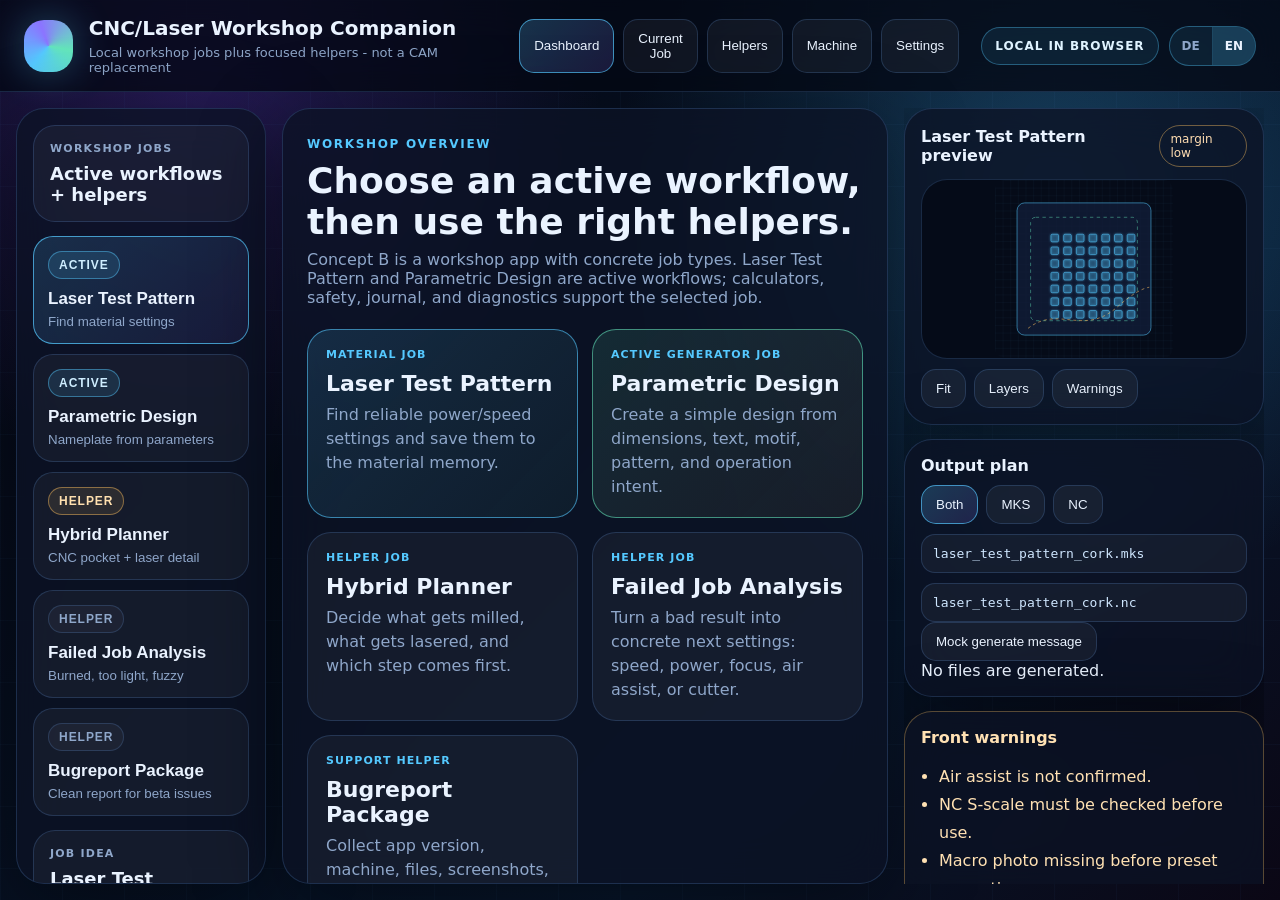
<file: prototypes/v2_concept_comparison/concept_b_workshop_companion/index.html>
<!doctype html>
<html lang="en">
<head>
  <meta charset="utf-8">
  <meta name="viewport" content="width=device-width, initial-scale=1">
  <title>CNC/Laser Workshop Companion - Jobs Concept</title>
  <link rel="stylesheet" href="styles.css">
  <link rel="stylesheet" href="module-realism.css">
</head>
<body>
  <div class="companion">
    <header class="hero-bar">
      <div class="identity">
        <div class="mark"></div>
        <div>
          <h1>CNC/Laser Workshop Companion</h1>
          <p>Local workshop jobs plus focused helpers - not a CAM replacement</p>
        </div>
      </div>
      <nav class="global-nav">
        <button class="active" data-view="dashboard">Dashboard</button>
        <button data-view="job">Current Job</button>
        <button data-view="modules">Helpers</button>
        <button data-view="machine">Machine</button>
        <button data-view="settings">Settings</button>
      </nav>
      <div class="header-tools">
        <span class="local-badge" data-i18n="localBadge">Local in browser</span>
        <div class="language-switch" data-language-switch aria-label="Language selection">
          <button type="button" data-lang="de">DE</button>
          <button type="button" data-lang="en">EN</button>
        </div>
      </div>
    </header>

    <main class="layout">
      <aside class="job-rail workshop-rail">
        <div class="rail-title">
          <span>Workshop jobs</span>
          <strong>Active workflows + helpers</strong>
        </div>
        <div class="queue-list">
          <button class="queue-job active" data-job="laserPattern"><span class="status-chip">active</span><strong>Laser Test Pattern</strong><em>Find material settings</em></button>
          <button class="queue-job" data-job="nameplate"><span class="status-chip">active</span><strong>Parametric Design</strong><em>Nameplate from parameters</em></button>
          <button class="queue-job" data-job="hybridCoaster"><span class="status-chip warn">helper</span><strong>Hybrid Planner</strong><em>CNC pocket + laser detail</em></button>
          <button class="queue-job" data-job="failedJob"><span class="status-chip muted">helper</span><strong>Failed Job Analysis</strong><em>Burned, too light, fuzzy</em></button>
          <button class="queue-job" data-job="bugreport"><span class="status-chip muted">helper</span><strong>Bugreport Package</strong><em>Clean report for beta issues</em></button>
        </div>
        <section class="rail-card material-memory">
          <span>Job idea</span>
          <strong id="railJobIdea">Laser Test Pattern</strong>
          <div class="memory-lines">
            <p id="railJobWhy">A concrete job that existing tools often make too technical or scattered.</p>
            <p id="railJobTools">Uses: Material Journal, Output Profile, Preflight.</p>
          </div>
        </section>
        <section class="rail-card today-card">
          <span>Today in the workshop</span>
          <ul><li>Open check: air assist unknown</li><li>Next idea: parametric nameplate with Romy</li><li>Maintenance: lens clean due in 2 runs</li></ul>
        </section>
      </aside>

      <section class="stage">
        <div class="view active" data-panel="dashboard">
          <div class="headline"><span>Workshop overview</span><h2>Choose an active workflow, then use the right helpers.</h2><p>Concept B is a workshop app with concrete job types. Laser Test Pattern and Parametric Design are active workflows; calculators, safety, journal, and diagnostics support the selected job.</p></div>
          <div class="job-type-grid">
            <article><span>Material job</span><strong>Laser Test Pattern</strong><p>Find reliable power/speed settings and save them to the material memory.</p></article>
            <article><span>Active generator job</span><strong>Parametric Design</strong><p>Create a simple design from dimensions, text, motif, pattern, and operation intent.</p></article>
            <article><span>Helper job</span><strong>Hybrid Planner</strong><p>Decide what gets milled, what gets lasered, and which step comes first.</p></article>
            <article><span>Helper job</span><strong>Failed Job Analysis</strong><p>Turn a bad result into concrete next settings: speed, power, focus, air assist, or cutter.</p></article>
            <article><span>Support helper</span><strong>Bugreport Package</strong><p>Collect app version, machine, files, screenshots, and reproduction steps.</p></article>
          </div>
          <div class="module-board">
            <article class="tile active"><span>Active workflow</span><strong>Laser Test Pattern</strong><p>The first active job type and source of the material-test preview.</p></article>
            <article class="tile active design-tile"><span>Active workflow</span><strong>Parametric Design</strong><p>Nameplate/pattern generator concept with SVG preview and future layers.</p></article>
            <article class="tile planned"><span>Helper</span><strong>Material Journal</strong><p>Stores best cells, photos, notes, and repeatability.</p></article>
            <article class="tile planned"><span>Tool</span><strong>SVG Detail Checker</strong><p>Supports generator and hybrid jobs when an imported design is involved.</p></article>
            <article class="tile planned"><span>Tool</span><strong>V-bit Calculator</strong><p>Helps decide whether text and borders can be milled.</p></article>
            <article class="tile planned"><span>Tool</span><strong>Cost Calculator</strong><p>Uses the selected job's material, time, setup, and risk.</p></article>
            <article class="tile planned"><span>Tool</span><strong>Preflight Checklist</strong><p>Checks material safety, output scale, air assist, and machine readiness.</p></article>
          </div>
        </div>

        <div class="view" data-panel="job">
          <div class="headline"><span id="jobKicker">Current job</span><h2 id="jobTitle">Laser Test Pattern</h2><p id="jobSummary">Find reliable laser settings for cork and save the best result as material memory.</p></div>
          <div class="current-job-layout">
            <section class="dossier-card job-brief-card">
              <span>Job brief</span>
              <h3 id="jobGoal">Find repeatable cork engraving settings</h3>
              <dl id="briefFacts" class="brief-facts"></dl>
            </section>
            <section class="dossier-card settings-card">
              <span id="settingsLabel">Laser Test Pattern settings</span>
              <div id="settingsGrid" class="settings-grid"></div>
            </section>
            <section class="dossier-card">
              <span>Making plan</span>
              <ol id="jobPlan" class="plan-list"></ol>
            </section>
            <section class="dossier-card">
              <span>Tools for this job</span>
              <div id="jobTools" class="tool-chip-grid"></div>
            </section>
            <section class="dossier-card">
              <span>Readiness</span>
              <div id="readinessGrid" class="readiness-grid"></div>
            </section>
            <section class="dossier-card">
              <span>Memory / output</span>
              <div id="memoryGrid" class="repeat-grid"></div>
            </section>
          </div>
        </div>

        <div class="view" data-panel="modules">
          <div class="headline"><span>Tools and assistants</span><h2>Helpers for the selected job, not separate projects.</h2><p>These tools are supporting surfaces. They help the current job with feasibility, calculation, safety, documentation, and export decisions.</p></div>
          <div class="module-cockpit">
            <article class="cockpit-card wide material-journal-card"><div class="card-top"><div><span class="status-chip">Memory</span><h3>Material Journal / Laser Test Logger</h3></div><strong>used by test jobs</strong></div><div class="manifest-preview"><code>cork_fine_7x7_result.md</code><div><span>Best cell</span><b>3000 mm/min / 12%</b></div><div><span>Photo proof</span><b>overview + macro pending</b></div><div><span>Reuse confidence</span><b>medium-high</b></div></div></article>
            <article class="cockpit-card"><div class="card-top"><div><span class="status-chip warn">3 warnings</span><h3>SVG Detail Checker</h3></div></div><div class="mini-vector"><span></span><span></span><span class="hot"></span><span></span><span></span></div><dl class="compact-facts"><div><dt>Open contours</dt><dd>12</dd></div><div><dt>Min feature</dt><dd>0.18 mm</dd></div><div><dt>Layer count</dt><dd>4</dd></div></dl><p>Supports generator and hybrid jobs when a design needs feasibility review.</p></article>
            <article class="cockpit-card"><div class="card-top"><div><span class="status-chip">Calculator</span><h3>V-bit / Tool Width Calculator</h3></div><strong>1.16 mm</strong></div><div class="vbit-mini"><svg viewBox="0 0 260 120" aria-hidden="true"><path d="M52 22 130 102 208 22"/><line x1="76" y1="96" x2="184" y2="96"/><text x="94" y="88">90 deg x 0.58 mm</text></svg></div><p>Helps decide whether text should be V-bit engraved or laser-marked.</p></article>
            <article class="cockpit-card"><div class="card-top"><div><span class="status-chip">Estimate</span><h3>Cost Calculator</h3></div><strong>CHF 18.40</strong></div><div class="cost-lines"><span>Material</span><b>CHF 2.80</b><span>Machine time</span><b>CHF 7.10</b><span>Setup</span><b>CHF 5.00</b><span>Margin</span><b>CHF 3.50</b></div><p>Uses the selected job's material, runtime, setup, wear, and quote risk.</p></article>
            <article class="cockpit-card"><div class="card-top"><div><span class="status-chip">Preflight</span><h3>Safety Checklist</h3></div><strong>local only</strong></div><div class="preflight-grid"><span class="pass">Material known</span><span class="review">Air assist review</span><span class="pass">No direct send</span><span class="review">Output scale check</span></div><p>Prevents the app from feeling like it can blindly run a machine.</p></article>
            <article class="cockpit-card"><div class="card-top"><div><span class="status-chip muted">Report</span><h3>Bugreport Builder</h3></div><strong>beta helper</strong></div><p>Collects app version, machine profile, screenshots, output names, expected behavior, actual behavior, and reproduction steps.</p></article>
          </div>
        </div>

        <div class="view" data-panel="machine">
          <div class="headline"><span>Machine</span><h2>Profiles, local monitor mock, and maintenance context.</h2><p>The machine area supports jobs with profile assumptions and readiness state. It does not control hardware.</p></div>
          <div class="machine-dashboard">
            <section class="profile-detail"><span class="status-chip">Selected</span><h3>Makera Laser Module</h3><dl class="compact-facts"><div><dt>Power scale</dt><dd>0.00-1.00</dd></div><div><dt>Units</dt><dd>mm/min</dd></div><div><dt>Output</dt><dd>MKS + NC</dd></div><div><dt>Origin</dt><dd>front-left</dd></div></dl></section>
            <section class="file-profiles"><article><span>MKS</span><strong>current_job.mks</strong><p>Header adds machine notes, material label, and profile hash.</p></article><article><span>NC</span><strong>current_job.nc</strong><p>S values are mapped from 0-1 source values to the selected post profile.</p></article><article><span>Post check</span><strong>No automatic send</strong><p>Files remain local and must be opened manually in the machine workflow.</p></article></section>
            <section class="monitor-card"><div class="card-top"><div><span class="status-chip muted">Not connected</span><h3>Home Assistant Monitor</h3></div></div><div class="monitor-strip"><span>Air assist <b>unknown</b></span><span>Exhaust fan <b>off</b></span><span>Work light <b>on</b></span><span>Door sensor <b>unknown</b></span></div></section>
            <section class="maintenance-card"><div class="card-top"><div><span class="status-chip warn">Review soon</span><h3>Maintenance + Tool Wear</h3></div><strong>12.4 h runtime</strong></div><div class="maintenance-strip"><span>Lens cleaned 4 jobs ago</span><span>Filter 71%</span><span>1 mm cutter 145 min</span><span>Air nozzle due next session</span></div></section>
          </div>
        </div>

        <div class="view" data-panel="settings"><div class="headline"><span>Settings</span><h2>Static local prototype settings</h2><p>No persistence, no backend, no build system, no generation, no cloud dependency.</p></div></div>
      </section>

      <aside class="inspector">
        <section class="preview-box"><div class="box-head"><strong id="previewTitle">Laser Test Pattern preview</strong><span id="bounds" class="status warn">margin low</span></div><svg viewBox="0 0 420 420" class="job-preview"><defs><pattern id="gridBg" width="18" height="18" patternUnits="userSpaceOnUse"><path d="M18 0H0V18" fill="none" stroke="rgba(110,180,255,.14)"/></pattern><filter id="glow"><feGaussianBlur stdDeviation="2"/><feMerge><feMergeNode/><feMergeNode in="SourceGraphic"/></feMerge></filter></defs><rect width="420" height="420" rx="24" fill="url(#gridBg)"/><rect x="52" y="54" width="316" height="312" rx="18" class="stock"/><rect x="84" y="88" width="252" height="244" rx="12" class="safe"/><g id="tiles" filter="url(#glow)"></g><path class="travel" d="M78 350c72-56 130 20 210-50 34-30 58-44 76-47"/></svg><div class="preview-actions"><button>Fit</button><button>Layers</button><button>Warnings</button></div></section>
        <section class="output-box"><strong>Output plan</strong><div class="format-tabs"><button class="active" data-output="Both">Both</button><button data-output="MKS">MKS</button><button data-output="NC">NC</button></div><code id="mks">laser_test_pattern_cork.mks</code><code id="nc">laser_test_pattern_cork.nc</code><button id="mockGenerate">Mock generate message</button><p id="mockMessage">No files are generated.</p></section>
        <section class="warnings"><strong>Front warnings</strong><ul id="warningList"><li>Air assist is not confirmed.</li><li>NC S-scale must be checked before use.</li><li>No machine control in prototype.</li></ul></section>
      </aside>
    </main>
  </div>
  <script src="../assets/i18n.js"></script>
  <script src="app.js"></script>
</body>
</html>
</file>
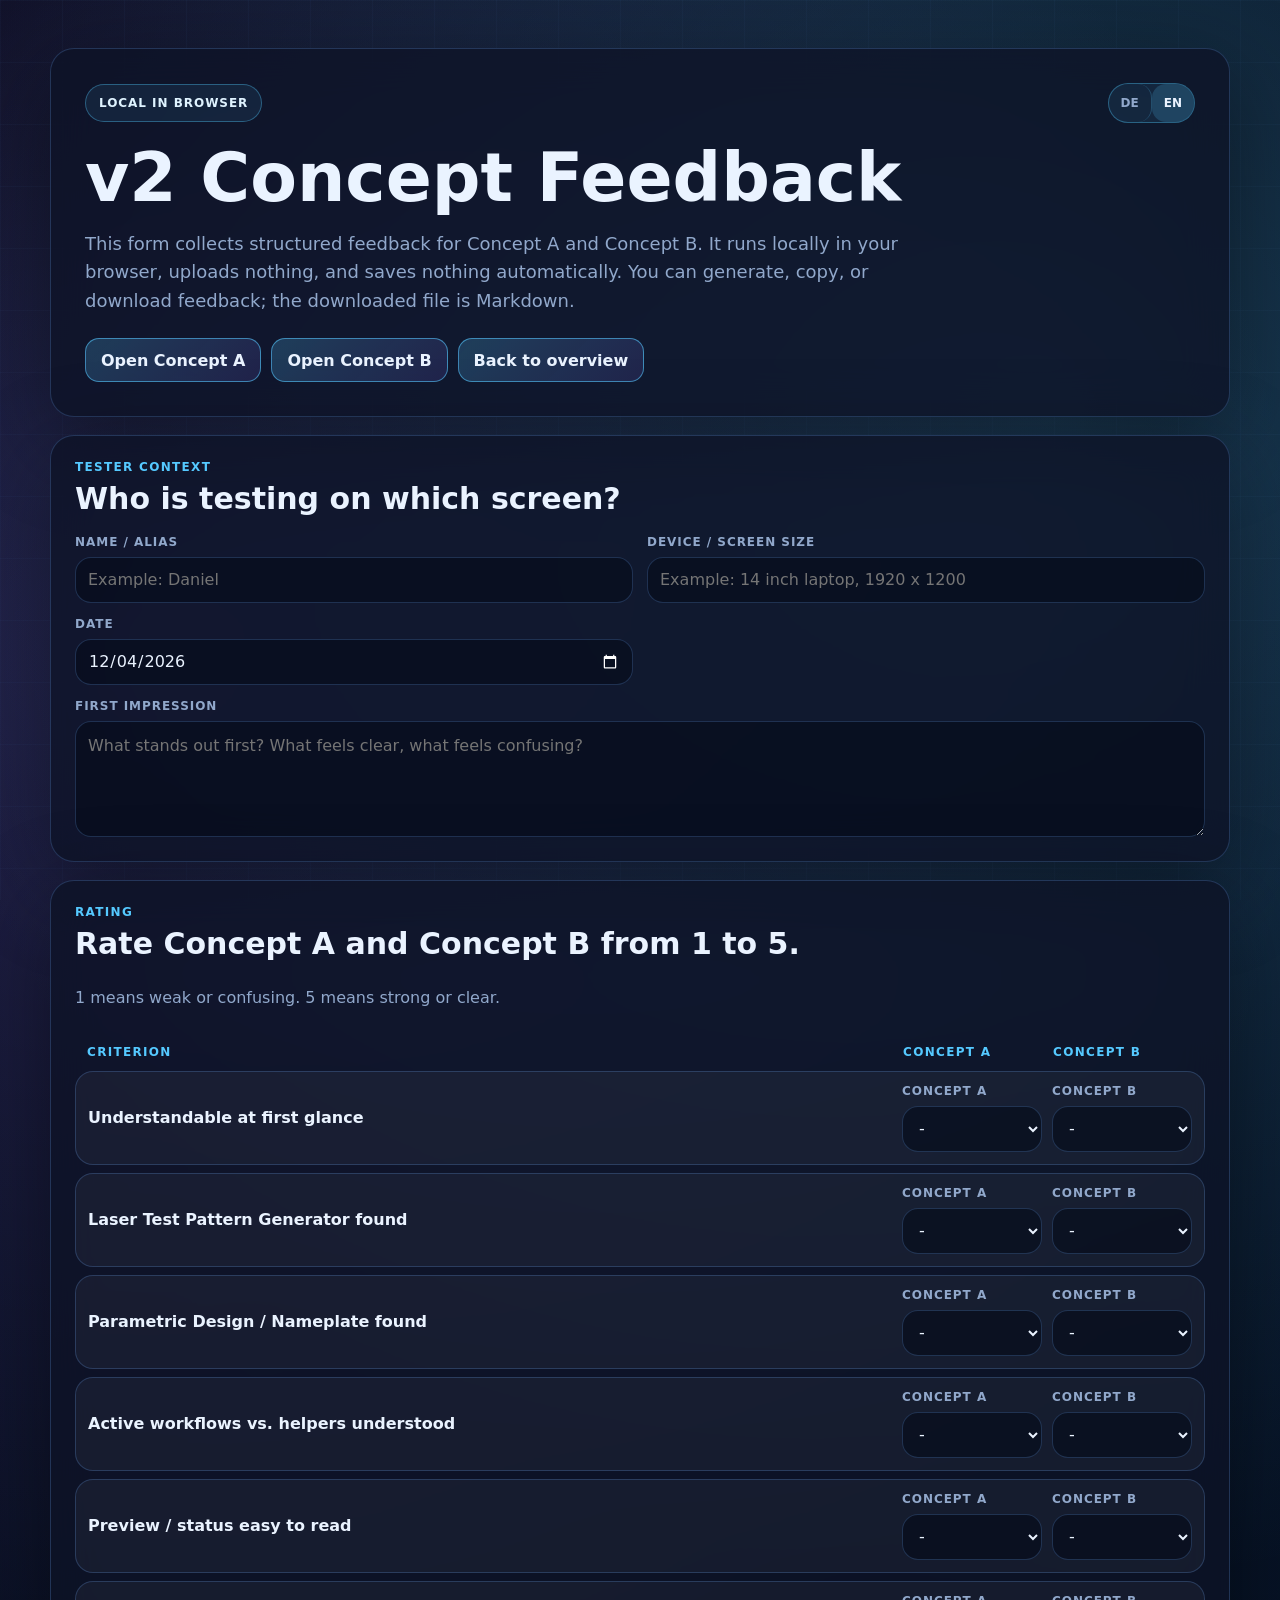
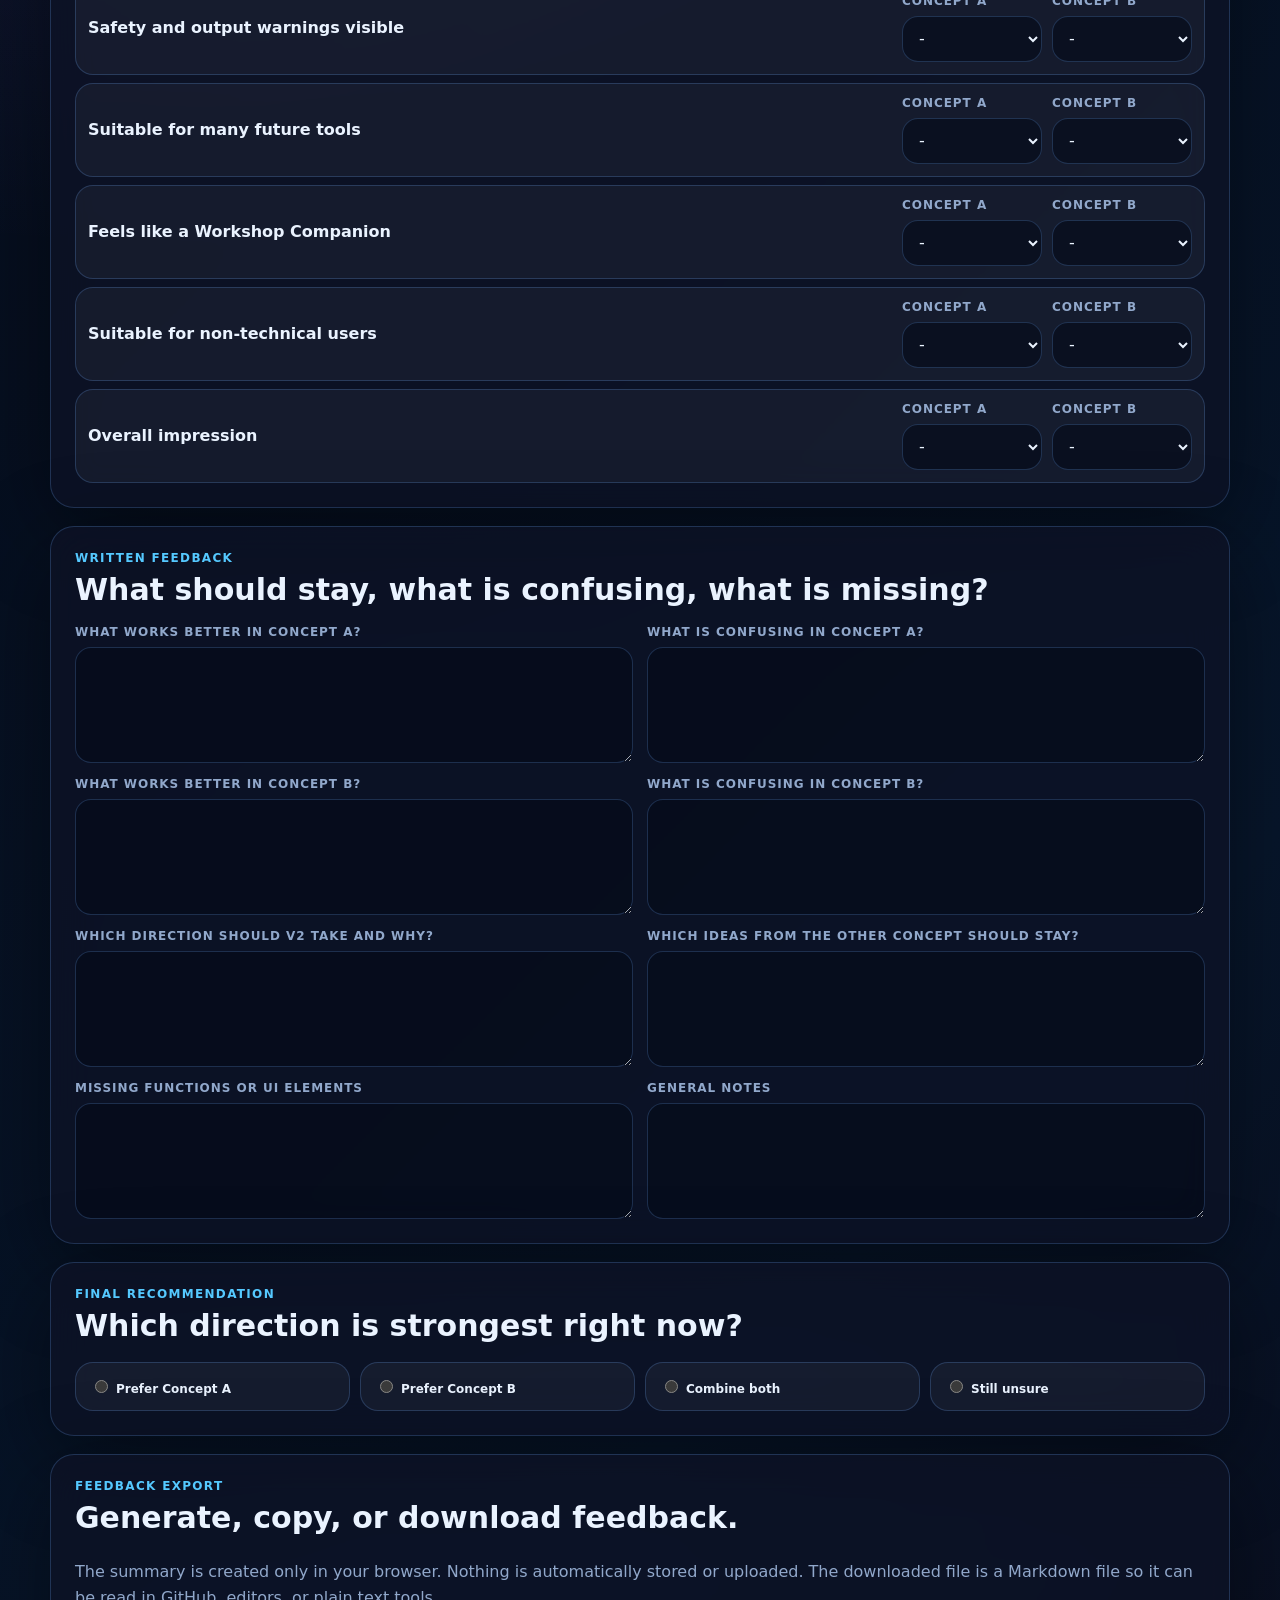
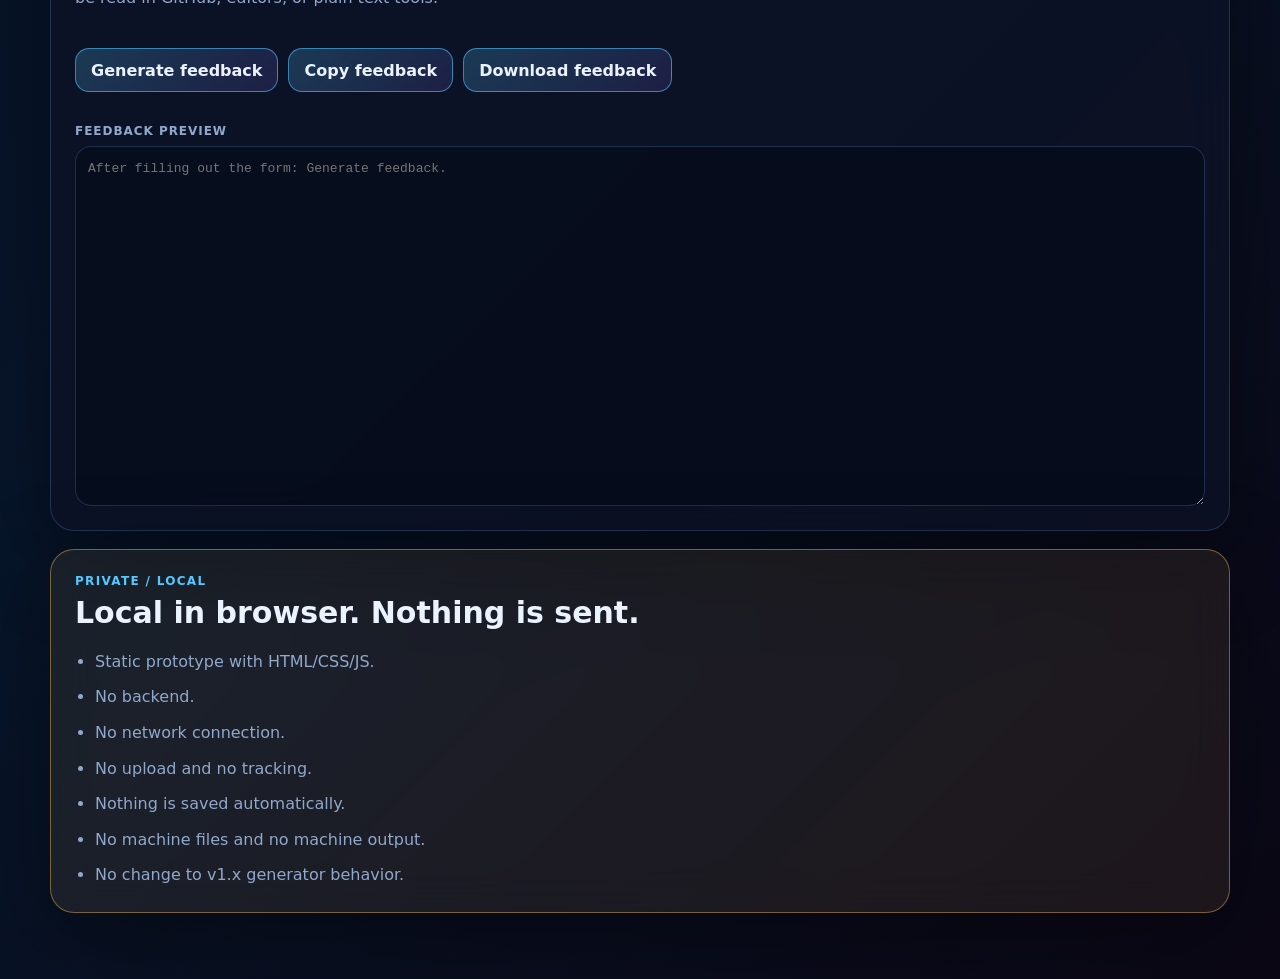
<file: prototypes/v2_concept_comparison/feedback.html>
<!doctype html>
<html lang="en">
<head>
  <meta charset="utf-8">
  <meta name="viewport" content="width=device-width, initial-scale=1">
  <title>v2 Concept Feedback</title>
  <style>
    :root {
      color-scheme: dark;
      --bg: #050713;
      --panel: rgba(13, 19, 38, .78);
      --line: rgba(110, 175, 255, .22);
      --text: #eaf3ff;
      --muted: #91a8cb;
      --blue: #55c9ff;
      --green: #64e6bb;
      --amber: #ffc05f;
      --radius: 24px;
      --shadow: 0 24px 90px rgba(0, 0, 0, .42);
    }

    * { box-sizing: border-box; }

    body {
      margin: 0;
      min-height: 100vh;
      font-family: Inter, ui-sans-serif, system-ui, "Segoe UI", Arial, sans-serif;
      color: var(--text);
      background:
        radial-gradient(circle at 82% 10%, rgba(85, 201, 255, .24), transparent 30%),
        radial-gradient(circle at 10% 16%, rgba(139, 116, 255, .22), transparent 32%),
        linear-gradient(135deg, #050713, #07162b 68%, #0b0715);
    }

    body::before {
      content: "";
      position: fixed;
      inset: 0;
      pointer-events: none;
      background-image:
        linear-gradient(rgba(110, 175, 255, .035) 1px, transparent 1px),
        linear-gradient(90deg, rgba(110, 175, 255, .035) 1px, transparent 1px);
      background-size: 62px 62px;
    }

    a { color: inherit; }

    .page {
      position: relative;
      width: min(1180px, calc(100% - 32px));
      margin: 0 auto;
      padding: 48px 0;
    }

    .hero,
    .section {
      border: 1px solid var(--line);
      border-radius: var(--radius);
      background: var(--panel);
      box-shadow: var(--shadow);
      backdrop-filter: blur(22px);
    }

    .hero {
      padding: 34px;
      margin-bottom: 18px;
    }

    .utility-row {
      display: flex;
      justify-content: space-between;
      align-items: center;
      gap: 14px;
      margin-bottom: 22px;
    }

    .status-badge,
    .language-switch {
      display: inline-flex;
      align-items: center;
      border: 1px solid rgba(85, 201, 255, .36);
      border-radius: 999px;
      background: rgba(85, 201, 255, .09);
      color: #dff3ff;
      font-size: 12px;
      font-weight: 900;
      letter-spacing: .08em;
      text-transform: uppercase;
    }

    .status-badge {
      min-height: 38px;
      padding: 0 13px;
    }

    .language-switch {
      overflow: hidden;
    }

    .language-switch button {
      min-height: 38px;
      border: 0;
      border-right: 1px solid rgba(85, 201, 255, .24);
      padding: 0 12px;
      background: transparent;
      color: var(--muted);
      font: inherit;
      font-weight: 900;
      cursor: pointer;
    }

    .language-switch button:last-child { border-right: 0; }

    .language-switch button.active {
      background: rgba(85, 201, 255, .18);
      color: var(--text);
    }

    .hero h1 {
      margin: 0;
      font-size: clamp(34px, 6vw, 68px);
      line-height: .98;
      letter-spacing: 0;
    }

    .hero p,
    .section p,
    li {
      color: var(--muted);
      line-height: 1.6;
    }

    .hero p {
      max-width: 820px;
      margin: 18px 0 0;
      font-size: 18px;
    }

    .quick-links,
    .action-row {
      display: flex;
      flex-wrap: wrap;
      gap: 10px;
      margin-top: 22px;
    }

    .button,
    button {
      display: inline-flex;
      align-items: center;
      justify-content: center;
      min-height: 44px;
      padding: 11px 15px;
      border: 1px solid rgba(85, 201, 255, .58);
      border-radius: 14px;
      background: linear-gradient(135deg, rgba(85, 201, 255, .22), rgba(139, 116, 255, .14));
      color: var(--text);
      font: inherit;
      font-weight: 800;
      text-decoration: none;
      cursor: pointer;
      transition: transform .2s ease, border-color .2s ease, background .2s ease;
    }

    .button:hover,
    button:hover {
      transform: translateY(-2px);
      border-color: rgba(100, 230, 187, .72);
      background: linear-gradient(135deg, rgba(100, 230, 187, .2), rgba(85, 201, 255, .14));
    }

    .section {
      padding: 24px;
      margin-bottom: 18px;
    }

    .section-head {
      display: grid;
      gap: 8px;
      margin-bottom: 18px;
    }

    .section-label {
      color: var(--blue);
      font-size: 12px;
      font-weight: 900;
      letter-spacing: .11em;
      text-transform: uppercase;
    }

    h2,
    h3 {
      margin: 0;
      line-height: 1.15;
    }

    h2 { font-size: 30px; }

    .field-grid,
    .written-grid {
      display: grid;
      grid-template-columns: repeat(2, minmax(0, 1fr));
      gap: 14px;
    }

    .field {
      display: grid;
      gap: 8px;
      min-width: 0;
    }

    .field.full { grid-column: 1 / -1; }

    label,
    .field-label {
      color: var(--muted);
      font-size: 12px;
      font-weight: 900;
      letter-spacing: .08em;
      text-transform: uppercase;
    }

    input,
    select,
    textarea {
      width: 100%;
      border: 1px solid var(--line);
      border-radius: 16px;
      background: rgba(5, 10, 24, .56);
      color: var(--text);
      font: inherit;
      outline: none;
    }

    input,
    select {
      min-height: 46px;
      padding: 10px 12px;
    }

    select option { background: #10182e; }

    textarea {
      min-height: 116px;
      padding: 12px;
      resize: vertical;
      line-height: 1.5;
    }

    .rating-table {
      display: grid;
      gap: 8px;
    }

    .rating-row,
    .rating-head {
      display: grid;
      grid-template-columns: minmax(220px, 1fr) 140px 140px;
      gap: 10px;
      align-items: center;
    }

    .rating-head {
      color: var(--blue);
      font-size: 12px;
      font-weight: 900;
      letter-spacing: .11em;
      text-transform: uppercase;
      padding: 0 12px 4px;
    }

    .rating-row {
      border: 1px solid var(--line);
      border-radius: 18px;
      background: rgba(255, 255, 255, .045);
      padding: 12px;
    }

    .rating-row strong { overflow-wrap: anywhere; }

    .recommendation-options {
      display: grid;
      grid-template-columns: repeat(4, minmax(0, 1fr));
      gap: 10px;
    }

    .radio-card {
      border: 1px solid var(--line);
      border-radius: 18px;
      background: rgba(255, 255, 255, .045);
      padding: 14px;
      cursor: pointer;
      text-transform: none;
      letter-spacing: 0;
      color: var(--text);
    }

    .radio-card input {
      width: auto;
      min-height: 0;
      margin-right: 8px;
    }

    #markdownOutput {
      min-height: 360px;
      font-family: "Cascadia Mono", Consolas, monospace;
      font-size: 13px;
    }

    .status {
      min-height: 22px;
      margin: 10px 0 0;
      color: var(--muted);
      font-weight: 700;
    }

    .warning {
      border-color: rgba(255, 192, 95, .42);
      background: rgba(255, 192, 95, .08);
    }

    .scope-list {
      display: grid;
      gap: 10px;
      margin: 0;
      padding-left: 20px;
    }

    @media (max-width: 900px) {
      .page {
        width: min(100% - 20px, 1180px);
        padding: 24px 0;
      }

      .hero,
      .section {
        padding: 18px;
        border-radius: 20px;
      }

      .field-grid,
      .written-grid,
      .recommendation-options {
        grid-template-columns: 1fr;
      }

      .rating-head { display: none; }
      .rating-row { grid-template-columns: 1fr; }
      .utility-row { align-items: flex-start; flex-direction: column; }
    }
  </style>
</head>
<body>
  <main class="page">
    <section class="hero">
      <div class="utility-row">
        <span class="status-badge" data-i18n="localBadge">Local in browser</span>
        <div class="language-switch" data-language-switch aria-label="Language selection">
          <button type="button" data-lang="de">DE</button>
          <button type="button" data-lang="en">EN</button>
        </div>
      </div>
      <h1 data-i18n="title">v2 Concept Feedback</h1>
      <p data-i18n="heroCopy">This form collects structured feedback for Concept A and Concept B. It runs locally in your browser, uploads nothing, and saves nothing automatically. You can generate, copy, or download feedback; the downloaded file is Markdown.</p>
      <nav class="quick-links" aria-label="Quick links">
        <a class="button" href="concept_a_program_shell/index.html" data-i18n="openA">Open Concept A</a>
        <a class="button" href="concept_b_workshop_companion/index.html" data-i18n="openB">Open Concept B</a>
        <a class="button" href="index.html" data-i18n="overview">Back to overview</a>
      </nav>
    </section>

    <form id="feedbackForm">
      <section class="section">
        <div class="section-head">
          <span class="section-label" data-i18n="contextLabel">Tester context</span>
          <h2 data-i18n="contextTitle">Who is testing on which screen?</h2>
        </div>
        <div class="field-grid">
          <div class="field">
            <label for="testerName" data-i18n="nameLabel">Name / alias</label>
            <input id="testerName" name="testerName" autocomplete="name" data-i18n-placeholder="namePlaceholder" placeholder="Example: Daniel">
          </div>
          <div class="field">
            <label for="deviceInfo" data-i18n="deviceLabel">Device / screen size</label>
            <input id="deviceInfo" name="deviceInfo" data-i18n-placeholder="devicePlaceholder" placeholder="Example: 14 inch laptop, 1920 x 1200">
          </div>
          <div class="field">
            <label for="testDate" data-i18n="dateLabel">Date</label>
            <input id="testDate" name="testDate" type="date">
          </div>
          <div class="field full">
            <label for="firstImpression" data-i18n="firstImpressionLabel">First impression</label>
            <textarea id="firstImpression" name="firstImpression" data-i18n-placeholder="firstImpressionPlaceholder" placeholder="What stands out first? What feels clear, what feels confusing?"></textarea>
          </div>
        </div>
      </section>

      <section class="section">
        <div class="section-head">
          <span class="section-label" data-i18n="ratingLabel">Rating</span>
          <h2 data-i18n="ratingTitle">Rate Concept A and Concept B from 1 to 5.</h2>
          <p data-i18n="ratingHelp">1 means weak or confusing. 5 means strong or clear.</p>
        </div>
        <div class="rating-table" id="ratingTable">
          <div class="rating-head" aria-hidden="true">
            <span data-i18n="criterionHead">Criterion</span>
            <span>Concept A</span>
            <span>Concept B</span>
          </div>
        </div>
      </section>

      <section class="section">
        <div class="section-head">
          <span class="section-label" data-i18n="writtenLabel">Written feedback</span>
          <h2 data-i18n="writtenTitle">What should stay, what is confusing, what is missing?</h2>
        </div>
        <div class="written-grid" id="writtenFields"></div>
      </section>

      <section class="section">
        <div class="section-head">
          <span class="section-label" data-i18n="recommendationLabel">Final recommendation</span>
          <h2 data-i18n="recommendationTitle">Which direction is strongest right now?</h2>
        </div>
        <div class="recommendation-options" id="recommendationOptions"></div>
      </section>

      <section class="section">
        <div class="section-head">
          <span class="section-label" data-i18n="exportLabel">Feedback export</span>
          <h2 data-i18n="exportTitle">Generate, copy, or download feedback.</h2>
          <p data-i18n="exportHelp">The summary is created only in your browser. Nothing is automatically stored or uploaded. The downloaded file is a Markdown file so it can be read in GitHub, editors, or plain text tools.</p>
        </div>
        <div class="action-row">
          <button type="button" id="generateMarkdown" data-i18n="generateFeedback">Generate feedback</button>
          <button type="button" id="copyMarkdown" data-i18n="copyFeedback">Copy feedback</button>
          <button type="button" id="downloadMarkdown" data-i18n="downloadFeedback">Download feedback</button>
        </div>
        <p class="status" id="copyStatus" aria-live="polite"></p>
        <div class="field">
          <label for="markdownOutput" data-i18n="previewLabel">Feedback preview</label>
          <textarea id="markdownOutput" spellcheck="false" data-i18n-placeholder="previewPlaceholder" placeholder="After filling out the form: Generate feedback."></textarea>
        </div>
      </section>
    </form>

    <section class="section warning">
      <div class="section-head">
        <span class="section-label" data-i18n="privacyLabel">Private / local</span>
        <h2 data-i18n="privacyTitle">Local in browser. Nothing is sent.</h2>
      </div>
      <ul class="scope-list">
        <li data-i18n="limit1">Static prototype with HTML/CSS/JS.</li>
        <li data-i18n="limit2">No backend.</li>
        <li data-i18n="limit3">No network connection.</li>
        <li data-i18n="limit4">No upload and no tracking.</li>
        <li data-i18n="limit5">Nothing is saved automatically.</li>
        <li data-i18n="limit6">No machine files and no machine output.</li>
        <li data-i18n="limit7">No change to v1.x generator behavior.</li>
      </ul>
    </section>
  </main>

  <script src="assets/i18n.js"></script>
  <script>
    (() => {
      const translations = {
        en: {
          contextLabel: "Tester context",
          contextTitle: "Who is testing on which screen?",
          copyFeedback: "Copy feedback",
          criterionHead: "Criterion",
          dateLabel: "Date",
          deviceLabel: "Device / screen size",
          devicePlaceholder: "Example: 14 inch laptop, 1920 x 1200",
          downloadFeedback: "Download feedback",
          exportHelp: "The summary is created only in your browser. Nothing is automatically stored or uploaded. The downloaded file is a Markdown file so it can be read in GitHub, editors, or plain text tools.",
          exportLabel: "Feedback export",
          exportTitle: "Generate, copy, or download feedback.",
          firstImpressionLabel: "First impression",
          firstImpressionPlaceholder: "What stands out first? What feels clear, what feels confusing?",
          generateFeedback: "Generate feedback",
          heroCopy: "This form collects structured feedback for Concept A and Concept B. It runs locally in your browser, uploads nothing, and saves nothing automatically. You can generate, copy, or download feedback; the downloaded file is Markdown.",
          limit1: "Static prototype with HTML/CSS/JS.",
          limit2: "No backend.",
          limit3: "No network connection.",
          limit4: "No upload and no tracking.",
          limit5: "Nothing is saved automatically.",
          limit6: "No machine files and no machine output.",
          limit7: "No change to v1.x generator behavior.",
          localBadge: "Local in browser",
          nameLabel: "Name / alias",
          namePlaceholder: "Example: Daniel",
          openA: "Open Concept A",
          openB: "Open Concept B",
          overview: "Back to overview",
          previewLabel: "Feedback preview",
          previewPlaceholder: "After filling out the form: Generate feedback.",
          privacyLabel: "Private / local",
          privacyTitle: "Local in browser. Nothing is sent.",
          ratingHelp: "1 means weak or confusing. 5 means strong or clear.",
          ratingLabel: "Rating",
          ratingTitle: "Rate Concept A and Concept B from 1 to 5.",
          recommendationLabel: "Final recommendation",
          recommendationTitle: "Which direction is strongest right now?",
          title: "v2 Concept Feedback",
          writtenLabel: "Written feedback",
          writtenTitle: "What should stay, what is confusing, what is missing?"
        },
        de: {
          contextLabel: "Tester-Kontext",
          contextTitle: "Wer testet auf welchem Bildschirm?",
          copyFeedback: "Feedback kopieren",
          criterionHead: "Kriterium",
          dateLabel: "Datum",
          deviceLabel: "Ger&auml;t / Bildschirmgr&ouml;&szlig;e",
          devicePlaceholder: "Beispiel: 14 Zoll Laptop, 1920 x 1200",
          downloadFeedback: "Feedback herunterladen",
          exportHelp: "Die Zusammenfassung entsteht nur lokal im Browser. Es wird nichts automatisch gespeichert oder hochgeladen. Der Download ist eine Markdown-Datei, die in GitHub, Editoren oder einfachen Textprogrammen gelesen werden kann.",
          exportLabel: "Feedback Export",
          exportTitle: "Feedback erzeugen, kopieren oder herunterladen.",
          firstImpressionLabel: "Erster Eindruck",
          firstImpressionPlaceholder: "Was f&auml;llt zuerst auf? Was wirkt klar, was verwirrend?",
          generateFeedback: "Feedback erzeugen",
          heroCopy: "Dieses Formular sammelt strukturiertes Feedback zu Concept A und Concept B. Es l&auml;uft lokal im Browser, l&auml;dt nichts hoch und speichert nichts automatisch. Du kannst Feedback erzeugen, kopieren oder herunterladen; der Download ist eine Markdown-Datei.",
          limit1: "Statischer Prototyp mit HTML/CSS/JS.",
          limit2: "Kein Backend.",
          limit3: "Keine Netzwerkverbindung.",
          limit4: "Kein Upload und kein Tracking.",
          limit5: "Es wird nichts automatisch gespeichert.",
          limit6: "Keine Maschinendateien und kein Maschinen-Output.",
          limit7: "Keine &Auml;nderung am v1.x Generatorverhalten.",
          localBadge: "Lokal im Browser",
          nameLabel: "Name / Alias",
          namePlaceholder: "Beispiel: Daniel",
          openA: "Konzept A &ouml;ffnen",
          openB: "Konzept B &ouml;ffnen",
          overview: "Zur &Uuml;bersicht",
          previewLabel: "Feedback Vorschau",
          previewPlaceholder: "Nach dem Ausf&uuml;llen: Feedback erzeugen.",
          privacyLabel: "Privat / Lokal",
          privacyTitle: "Lokal im Browser. Es wird nichts gesendet.",
          ratingHelp: "1 bedeutet schwach oder verwirrend. 5 bedeutet stark oder klar.",
          ratingLabel: "Bewertung",
          ratingTitle: "Concept A und Concept B von 1 bis 5 bewerten.",
          recommendationLabel: "Abschlie&szlig;ende Empfehlung",
          recommendationTitle: "Welche Richtung ist aktuell am st&auml;rksten?",
          title: "Feedback zum v2 Konzeptvergleich",
          writtenLabel: "Schriftliches Feedback",
          writtenTitle: "Was soll bleiben, was verwirrt, was fehlt?"
        }
      };

      const content = {
        en: {
          copyFailed: "Copying failed. Please copy the feedback manually from the text field.",
          copyManual: "Clipboard is not available. Please copy the feedback manually from the text field.",
          copied: "Feedback was copied to the clipboard.",
          downloadReady: "Feedback file was prepared locally for download.",
          generated: "Feedback was generated locally. Please review it before sharing.",
          markdownNotice: "Generated locally in the browser. Nothing was uploaded, nothing was saved automatically, and no machine file was created.",
          recommendations: [
            ["preferA", "Prefer Concept A"],
            ["preferB", "Prefer Concept B"],
            ["combineBoth", "Combine both"],
            ["unsure", "Still unsure"]
          ],
          ratingCriteria: [
            ["firstGlanceClarity", "Understandable at first glance"],
            ["findLaser", "Laser Test Pattern Generator found"],
            ["findParametric", "Parametric Design / Nameplate found"],
            ["activeVsHelper", "Active workflows vs. helpers understood"],
            ["previewStatus", "Preview / status easy to read"],
            ["safetyWarnings", "Safety and output warnings visible"],
            ["futureTools", "Suitable for many future tools"],
            ["workshopCompanion", "Feels like a Workshop Companion"],
            ["nonTechnical", "Suitable for non-technical users"],
            ["overallPreference", "Overall impression"]
          ],
          writtenFields: [
            ["aWorks", "What works better in Concept A?"],
            ["aConfusing", "What is confusing in Concept A?"],
            ["bWorks", "What works better in Concept B?"],
            ["bConfusing", "What is confusing in Concept B?"],
            ["mainDirection", "Which direction should v2 take and why?"],
            ["keptIdeas", "Which ideas from the other concept should stay?"],
            ["missingFeatures", "Missing functions or UI elements"],
            ["generalNotes", "General notes"]
          ],
          md: {
            context: "Tester context",
            date: "Date",
            device: "Device / screen size",
            feedback: "Written feedback",
            firstImpression: "First impression",
            local: "Local note",
            name: "Name / alias",
            recommendation: "Final recommendation",
            ratings: "Ratings",
            tableA: "Concept A",
            tableB: "Concept B",
            tableCriterion: "Criterion",
            title: "v2 Concept Feedback"
          }
        },
        de: {
          copyFailed: "Kopieren nicht m\u00f6glich. Bitte Feedback manuell aus dem Textfeld kopieren.",
          copyManual: "Zwischenablage nicht verf\u00fcgbar. Bitte Feedback manuell aus dem Textfeld kopieren.",
          copied: "Feedback wurde in die Zwischenablage kopiert.",
          downloadReady: "Feedback-Datei wurde lokal zum Download vorbereitet.",
          generated: "Feedback wurde lokal erzeugt. Bitte vor dem Teilen kurz pr\u00fcfen.",
          markdownNotice: "Lokal im Browser erzeugt. Es wurde nichts hochgeladen, nichts automatisch gespeichert und keine Maschinendatei erzeugt.",
          recommendations: [
            ["preferA", "Concept A bevorzugen"],
            ["preferB", "Concept B bevorzugen"],
            ["combineBoth", "Beide kombinieren"],
            ["unsure", "Noch unsicher"]
          ],
          ratingCriteria: [
            ["firstGlanceClarity", "Verst\u00e4ndlichkeit auf den ersten Blick"],
            ["findLaser", "Laser Test Pattern Generator gefunden"],
            ["findParametric", "Parametric Design / Nameplate gefunden"],
            ["activeVsHelper", "Aktive Workflows vs. Helfer verstanden"],
            ["previewStatus", "Vorschau / Status gut lesbar"],
            ["safetyWarnings", "Sicherheits- und Output-Warnungen sichtbar"],
            ["futureTools", "Geeignet f\u00fcr viele sp\u00e4tere Werkzeuge"],
            ["workshopCompanion", "Gef\u00fchl als Workshop Companion"],
            ["nonTechnical", "Geeignet f\u00fcr nicht-technische Nutzer"],
            ["overallPreference", "Gesamteindruck"]
          ],
          writtenFields: [
            ["aWorks", "Was funktioniert in Concept A besser?"],
            ["aConfusing", "Was ist in Concept A verwirrend?"],
            ["bWorks", "Was funktioniert in Concept B besser?"],
            ["bConfusing", "Was ist in Concept B verwirrend?"],
            ["mainDirection", "Welche Richtung sollte v2 nehmen und warum?"],
            ["keptIdeas", "Welche Ideen aus dem anderen Konzept sollen bleiben?"],
            ["missingFeatures", "Fehlende Funktionen oder UI-Elemente"],
            ["generalNotes", "Allgemeine Notizen"]
          ],
          md: {
            context: "Tester-Kontext",
            date: "Datum",
            device: "Ger\u00e4t / Bildschirmgr\u00f6\u00dfe",
            feedback: "Schriftliches Feedback",
            firstImpression: "Erster Eindruck",
            local: "Lokaler Hinweis",
            name: "Name / Alias",
            recommendation: "Abschlie\u00dfende Empfehlung",
            ratings: "Bewertungen",
            tableA: "Concept A",
            tableB: "Concept B",
            tableCriterion: "Kriterium",
            title: "Feedback zum v2 Konzeptvergleich"
          }
        }
      };

      const $ = (id) => document.getElementById(id);
      const form = $("feedbackForm");
      const ratingTable = $("ratingTable");
      const writtenFieldsNode = $("writtenFields");
      const recommendationNode = $("recommendationOptions");
      const output = $("markdownOutput");
      const status = $("copyStatus");
      let activeLanguage = V2I18n.getLanguage();

      function optionList() {
        const options = ['<option value="">-</option>'];
        for (let value = 1; value <= 5; value += 1) {
          options.push(`<option value="${value}">${value}</option>`);
        }
        return options.join("");
      }

      function buildRatings(language) {
        ratingTable.querySelectorAll(".rating-row").forEach((row) => row.remove());
        content[language].ratingCriteria.forEach(([key, label]) => {
          const row = document.createElement("div");
          row.className = "rating-row";
          row.innerHTML = `
            <strong>${label}</strong>
            <div class="field">
              <label for="ratingA_${key}">Concept A</label>
              <select id="ratingA_${key}" name="ratingA_${key}">${optionList()}</select>
            </div>
            <div class="field">
              <label for="ratingB_${key}">Concept B</label>
              <select id="ratingB_${key}" name="ratingB_${key}">${optionList()}</select>
            </div>
          `;
          ratingTable.appendChild(row);
        });
      }

      function buildWrittenFields(language) {
        writtenFieldsNode.innerHTML = "";
        content[language].writtenFields.forEach(([name, label]) => {
          const field = document.createElement("div");
          field.className = "field";
          field.innerHTML = `
            <label for="${name}">${label}</label>
            <textarea id="${name}" name="${name}"></textarea>
          `;
          writtenFieldsNode.appendChild(field);
        });
      }

      function buildRecommendations(language) {
        recommendationNode.innerHTML = "";
        content[language].recommendations.forEach(([value, label]) => {
          const option = document.createElement("label");
          option.className = "radio-card";
          option.innerHTML = `<input type="radio" name="recommendation" value="${value}">${label}`;
          recommendationNode.appendChild(option);
        });
      }

      function captureValues() {
        const data = new FormData(form);
        return Object.fromEntries(data.entries());
      }

      function restoreValues(values) {
        Object.entries(values).forEach(([name, value]) => {
          const item = form.elements[name];
          if (!item) return;
          if (item instanceof RadioNodeList) {
            [...item].forEach((radio) => { radio.checked = radio.value === value; });
          } else {
            item.value = value;
          }
        });
      }

      function rebuildLanguage(language) {
        const values = captureValues();
        activeLanguage = language;
        buildRatings(language);
        buildWrittenFields(language);
        buildRecommendations(language);
        restoreValues(values);
      }

      function value(name) {
        const item = form.elements[name];
        if (!item) return "";
        if (item instanceof RadioNodeList) return item.value || "";
        return item.value || "";
      }

      function textOrDash(text) {
        const trimmed = String(text || "").trim();
        return trimmed || "-";
      }

      function block(title, body) {
        return [`### ${title}`, "", textOrDash(body), ""].join("\n");
      }

      function markdownDate() {
        return value("testDate") || new Date().toISOString().slice(0, 10);
      }

      function recommendationLabel(language) {
        const selected = value("recommendation");
        const found = content[language].recommendations.find(([key]) => key === selected);
        return found ? found[1] : selected;
      }

      function generateMarkdown() {
        const language = activeLanguage;
        const copy = content[language];
        const md = copy.md;
        const lines = [
          `# ${md.title}`,
          "",
          `> ${copy.markdownNotice}`,
          "",
          `## ${md.context}`,
          "",
          `- ${md.name}: ${textOrDash(value("testerName"))}`,
          `- ${md.device}: ${textOrDash(value("deviceInfo"))}`,
          `- ${md.date}: ${textOrDash(value("testDate"))}`,
          "",
          block(md.firstImpression, value("firstImpression")),
          `## ${md.ratings}`,
          "",
          `| ${md.tableCriterion} | ${md.tableA} | ${md.tableB} |`,
          "| --- | --- | --- |"
        ];

        copy.ratingCriteria.forEach(([key, label]) => {
          lines.push(`| ${label} | ${textOrDash(value(`ratingA_${key}`))} | ${textOrDash(value(`ratingB_${key}`))} |`);
        });

        lines.push("", `## ${md.feedback}`, "");
        copy.writtenFields.forEach(([name, label]) => {
          lines.push(block(label, value(name)));
        });
        lines.push(
          `## ${md.recommendation}`,
          "",
          textOrDash(recommendationLabel(language)),
          "",
          `## ${md.local}`,
          "",
          "- Static prototype.",
          "- No backend.",
          "- No upload.",
          "- No network connection.",
          "- No machine files.",
          "- No machine output.",
          ""
        );
        output.value = lines.join("\n").replace(/\n{3,}/g, "\n\n");
        status.textContent = copy.generated;
      }

      async function copyMarkdown() {
        if (!output.value.trim()) generateMarkdown();
        const copy = content[activeLanguage];

        if (!navigator.clipboard || !navigator.clipboard.writeText) {
          output.focus();
          output.select();
          status.textContent = copy.copyManual;
          return;
        }

        try {
          await navigator.clipboard.writeText(output.value);
          status.textContent = copy.copied;
        } catch (error) {
          output.focus();
          output.select();
          status.textContent = copy.copyFailed;
        }
      }

      function downloadMarkdown() {
        if (!output.value.trim()) generateMarkdown();
        const blob = new Blob([output.value], { type: "text/markdown;charset=utf-8" });
        const url = URL.createObjectURL(blob);
        const link = document.createElement("a");
        link.href = url;
        link.download = `${activeLanguage === "de" ? "v2-konzept-feedback" : "v2-concept-feedback"}_${markdownDate()}.md`;
        document.body.appendChild(link);
        link.click();
        link.remove();
        window.setTimeout(() => URL.revokeObjectURL(url), 1000);
        status.textContent = content[activeLanguage].downloadReady;
      }

      $("testDate").valueAsDate = new Date();
      activeLanguage = V2I18n.initLanguage(translations, rebuildLanguage);
      $("generateMarkdown").addEventListener("click", generateMarkdown);
      $("copyMarkdown").addEventListener("click", copyMarkdown);
      $("downloadMarkdown").addEventListener("click", downloadMarkdown);
    })();
  </script>
</body>
</html>
</file>
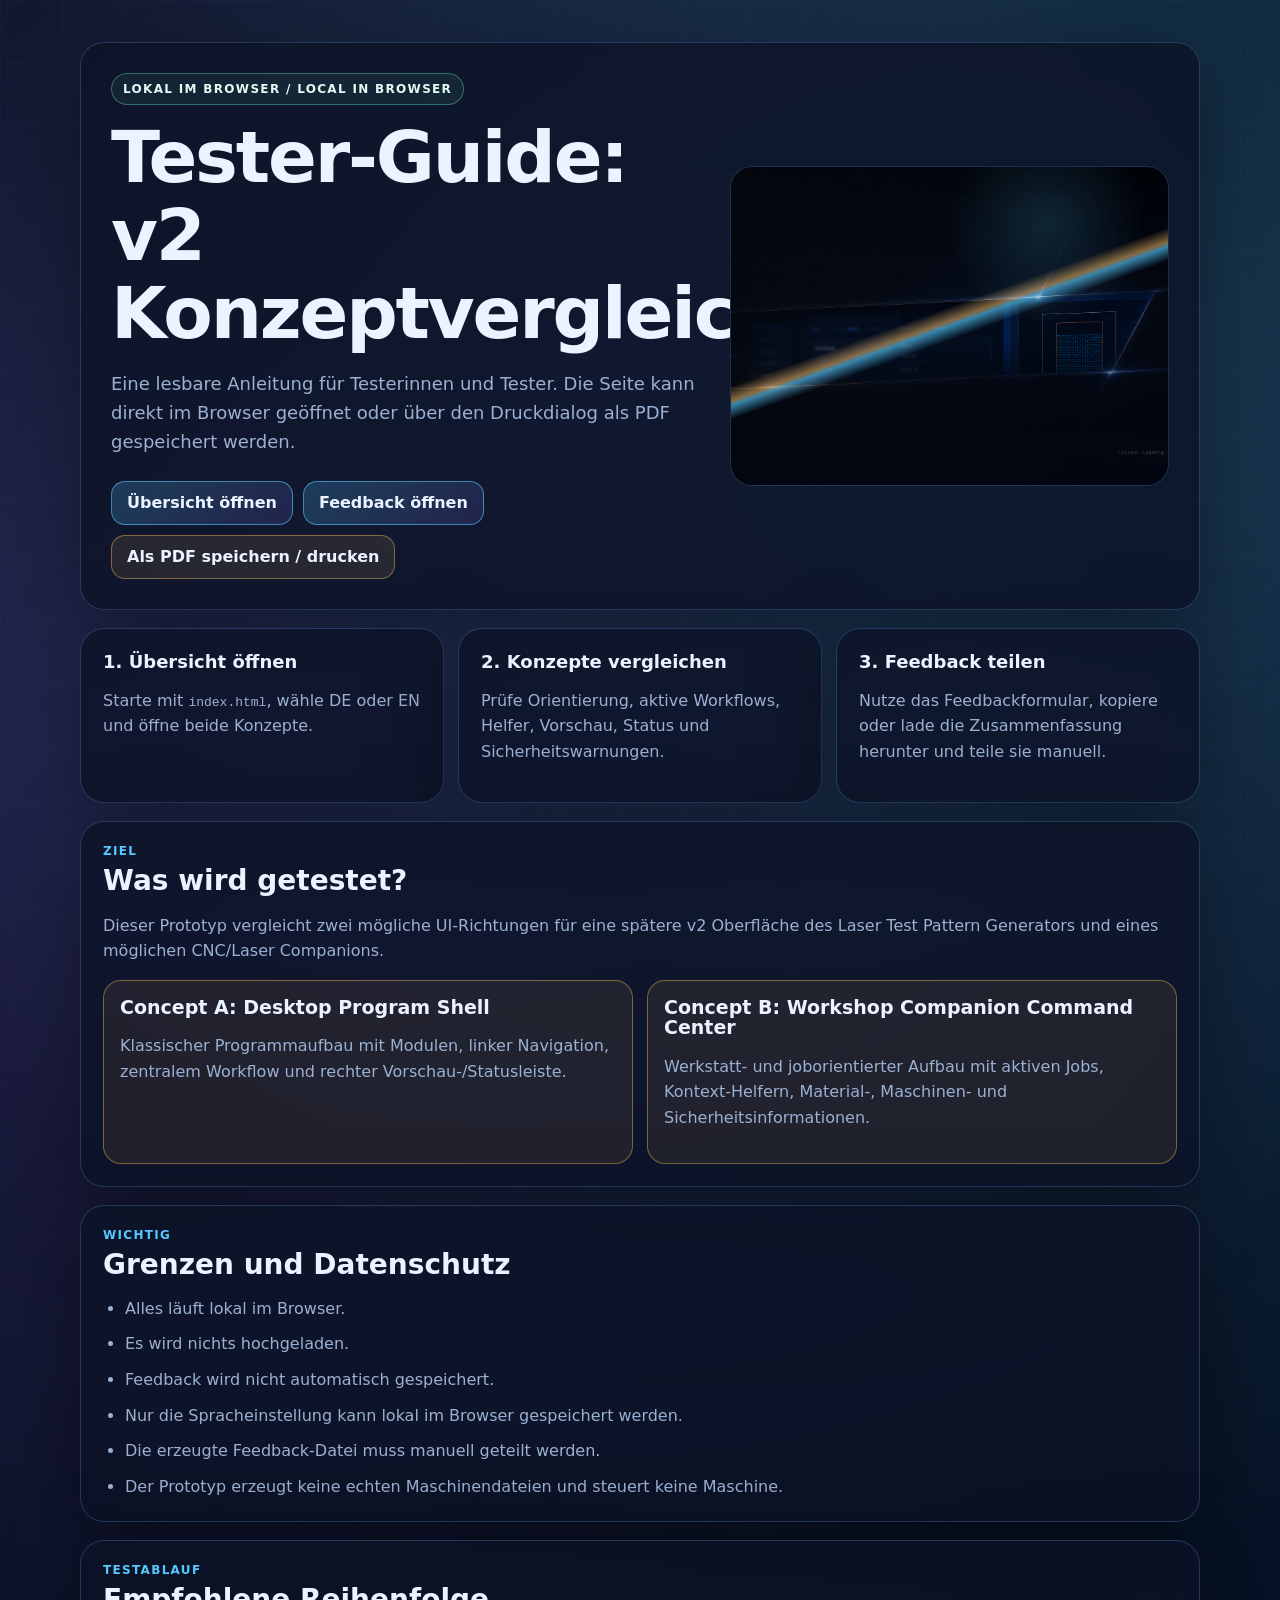
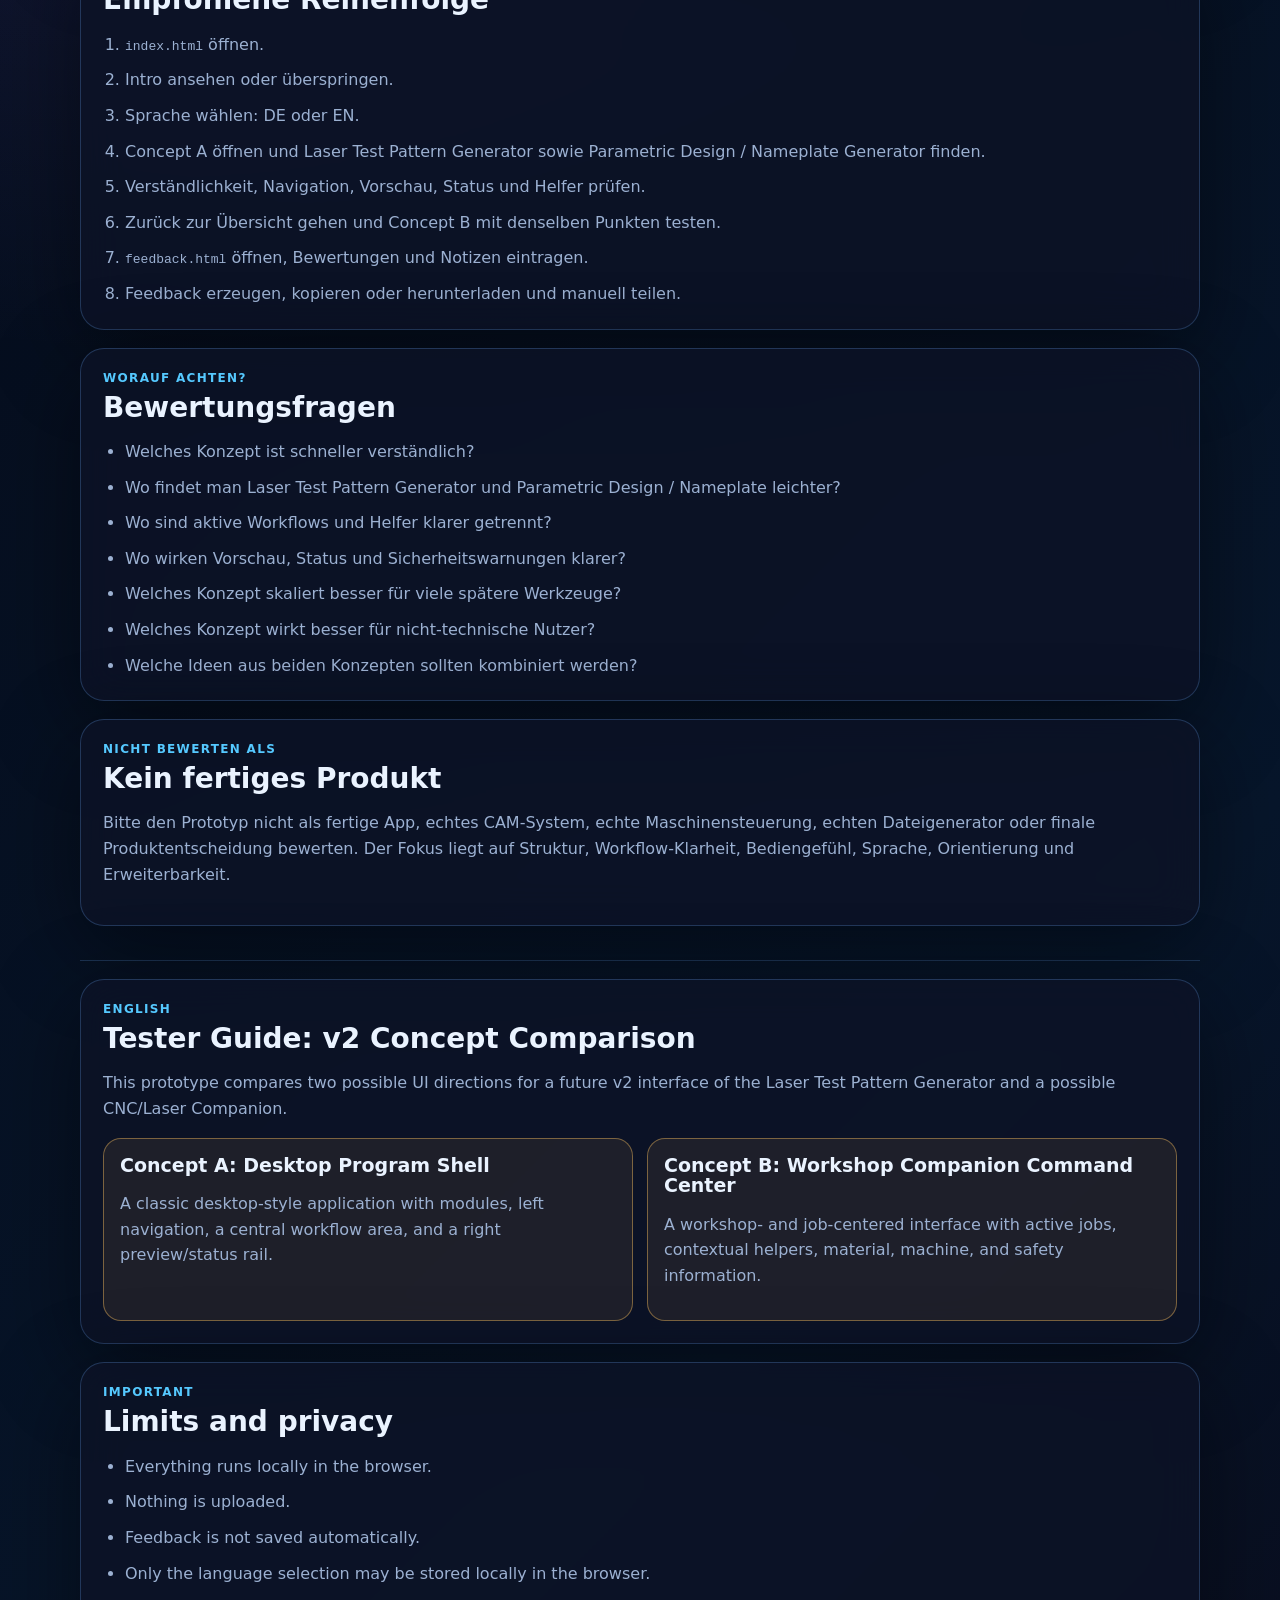
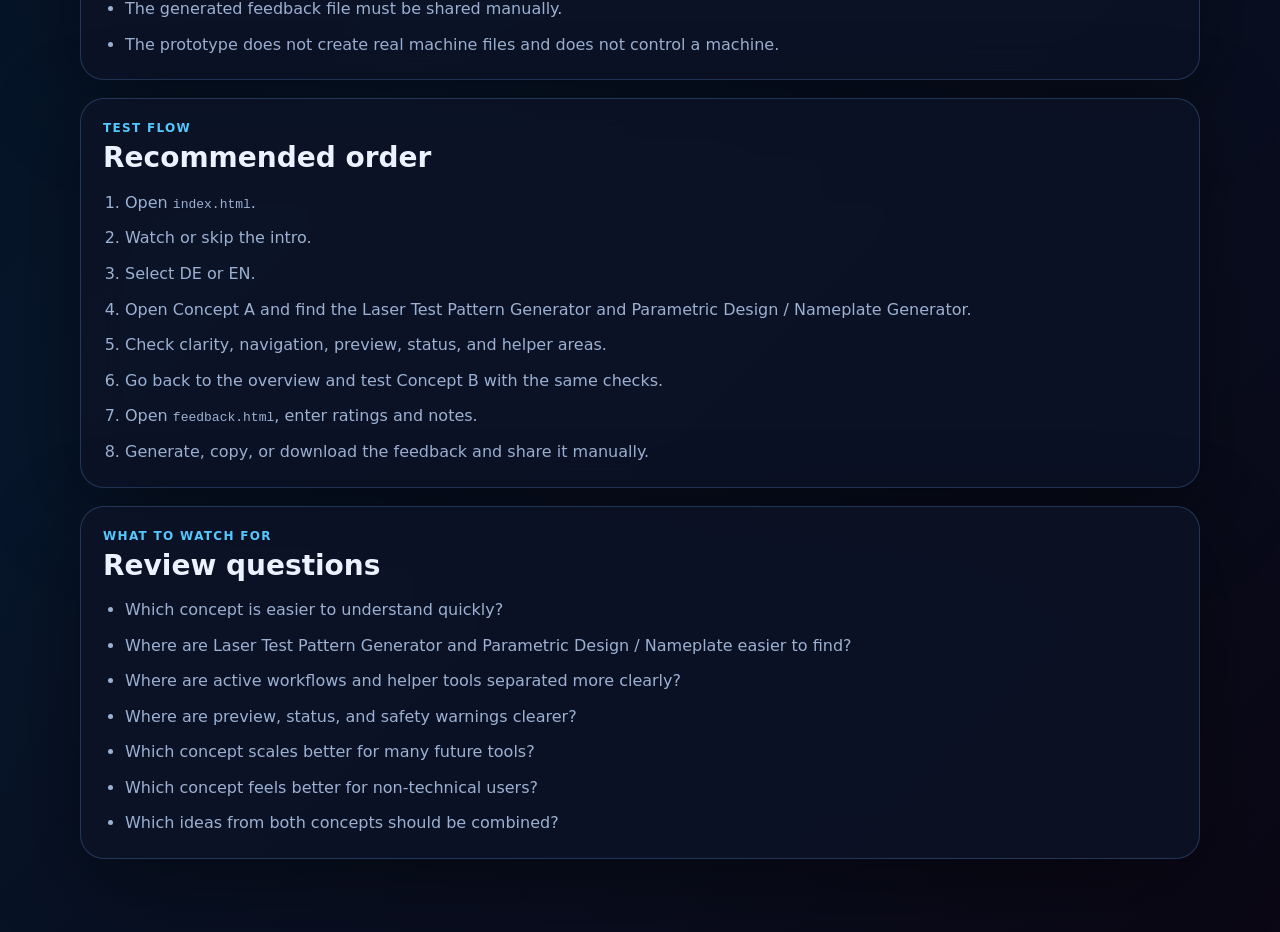
<file: prototypes/v2_concept_comparison/TESTER_GUIDE.html>
<!doctype html>
<html lang="de">
<head>
  <meta charset="utf-8">
  <meta name="viewport" content="width=device-width, initial-scale=1">
  <title>Tester-Guide: v2 Konzeptvergleich</title>
  <style>
    :root {
      color-scheme: dark;
      --bg: #050713;
      --panel: rgba(13, 19, 38, .82);
      --line: rgba(110, 175, 255, .24);
      --text: #eaf3ff;
      --muted: #9cb1d2;
      --blue: #55c9ff;
      --green: #64e6bb;
      --amber: #ffc05f;
      --radius: 24px;
      --shadow: 0 24px 90px rgba(0, 0, 0, .44);
    }

    * { box-sizing: border-box; }

    html { scroll-behavior: smooth; }

    body {
      margin: 0;
      min-height: 100vh;
      font-family: ui-sans-serif, system-ui, "Segoe UI", Arial, sans-serif;
      color: var(--text);
      background:
        radial-gradient(circle at 80% 8%, rgba(85, 201, 255, .24), transparent 32%),
        radial-gradient(circle at 12% 18%, rgba(139, 116, 255, .22), transparent 34%),
        linear-gradient(135deg, #050713, #07162b 68%, #0b0715);
    }

    body::before {
      content: "";
      position: fixed;
      inset: 0;
      pointer-events: none;
      background-image:
        linear-gradient(rgba(110, 175, 255, .035) 1px, transparent 1px),
        linear-gradient(90deg, rgba(110, 175, 255, .035) 1px, transparent 1px);
      background-size: 62px 62px;
    }

    a { color: inherit; }

    .page {
      position: relative;
      width: min(1120px, calc(100% - 32px));
      margin: 0 auto;
      padding: 42px 0 56px;
    }

    .hero,
    .card,
    .section {
      border: 1px solid var(--line);
      border-radius: var(--radius);
      background: var(--panel);
      box-shadow: var(--shadow);
      backdrop-filter: blur(20px);
    }

    .hero {
      display: grid;
      grid-template-columns: minmax(0, 1.15fr) minmax(260px, .85fr);
      gap: 26px;
      align-items: center;
      padding: 30px;
      margin-bottom: 18px;
      overflow: hidden;
    }

    .eyebrow {
      display: inline-flex;
      width: fit-content;
      margin-bottom: 14px;
      padding: 8px 11px;
      border: 1px solid rgba(100, 230, 187, .38);
      border-radius: 999px;
      background: rgba(100, 230, 187, .08);
      color: #dffcf5;
      font-size: 12px;
      font-weight: 900;
      letter-spacing: .11em;
      text-transform: uppercase;
    }

    h1,
    h2,
    h3 {
      margin: 0;
      line-height: 1.08;
    }

    h1 {
      font-size: clamp(36px, 6vw, 72px);
      letter-spacing: -.03em;
    }

    h2 { font-size: 28px; }
    h3 { font-size: 19px; }

    p,
    li {
      color: var(--muted);
      line-height: 1.6;
    }

    .hero p {
      max-width: 760px;
      margin: 18px 0 0;
      font-size: 18px;
    }

    .hero-art {
      position: relative;
      min-height: 320px;
      border: 1px solid rgba(110, 175, 255, .24);
      border-radius: 22px;
      overflow: hidden;
      background:
        linear-gradient(180deg, rgba(2, 7, 18, .14), rgba(2, 7, 18, .82)),
        url("assets/locked_loading_soon.png") center / cover no-repeat,
        linear-gradient(135deg, #07162b, #050713);
    }

    .hero-art::after {
      content: "";
      position: absolute;
      inset: 0;
      background:
        linear-gradient(160deg, transparent 0 46%, rgba(255, 192, 95, .72) 49%, rgba(85, 201, 255, .88) 50%, transparent 53%),
        radial-gradient(circle at 72% 18%, rgba(85, 201, 255, .22), transparent 24%);
      mix-blend-mode: screen;
      opacity: .72;
    }

    .actions {
      display: flex;
      flex-wrap: wrap;
      gap: 10px;
      margin-top: 24px;
    }

    .button,
    button.button {
      display: inline-flex;
      align-items: center;
      justify-content: center;
      min-height: 44px;
      padding: 11px 15px;
      border: 1px solid rgba(85, 201, 255, .58);
      border-radius: 14px;
      background: linear-gradient(135deg, rgba(85, 201, 255, .22), rgba(139, 116, 255, .14));
      color: var(--text);
      font: inherit;
      font-weight: 800;
      text-decoration: none;
      cursor: pointer;
    }

    .button.secondary {
      border-color: rgba(255, 192, 95, .44);
      background: rgba(255, 192, 95, .1);
    }

    .grid {
      display: grid;
      grid-template-columns: repeat(3, minmax(0, 1fr));
      gap: 14px;
      margin-bottom: 18px;
    }

    .card,
    .section {
      padding: 22px;
    }

    .card strong {
      display: block;
      color: var(--text);
      font-size: 18px;
      margin-bottom: 8px;
    }

    .section {
      margin-bottom: 18px;
    }

    .section-head {
      display: grid;
      gap: 8px;
      margin-bottom: 16px;
    }

    .label {
      color: var(--blue);
      font-size: 12px;
      font-weight: 900;
      letter-spacing: .11em;
      text-transform: uppercase;
    }

    .steps,
    .checklist {
      display: grid;
      gap: 10px;
      margin: 0;
      padding-left: 22px;
    }

    .split {
      display: grid;
      grid-template-columns: repeat(2, minmax(0, 1fr));
      gap: 14px;
    }

    .note {
      border: 1px solid rgba(255, 192, 95, .42);
      border-radius: 18px;
      background: rgba(255, 192, 95, .08);
      padding: 16px;
    }

    .language-divider {
      margin: 34px 0 18px;
      border: 0;
      border-top: 1px solid rgba(110, 175, 255, .24);
    }

    @media (max-width: 880px) {
      .hero,
      .grid,
      .split {
        grid-template-columns: 1fr;
      }

      .hero-art { min-height: 240px; }
    }

    @media print {
      :root {
        color-scheme: light;
        --text: #111827;
        --muted: #374151;
        --panel: #ffffff;
        --line: #d1d5db;
        --shadow: none;
      }

      body {
        background: #ffffff;
      }

      body::before,
      .hero-art,
      .actions {
        display: none;
      }

      .page {
        width: 100%;
        padding: 0;
      }

      .hero,
      .card,
      .section {
        border: 1px solid #d1d5db;
        box-shadow: none;
        break-inside: avoid;
      }

      a { text-decoration: none; }
    }
  </style>
</head>
<body>
  <main class="page">
    <section class="hero">
      <div>
        <span class="eyebrow">Lokal im Browser / Local in browser</span>
        <h1>Tester-Guide: v2 Konzeptvergleich</h1>
        <p>Eine lesbare Anleitung für Testerinnen und Tester. Die Seite kann direkt im Browser geöffnet oder über den Druckdialog als PDF gespeichert werden.</p>
        <div class="actions">
          <a class="button" href="index.html">Übersicht öffnen</a>
          <a class="button" href="feedback.html">Feedback öffnen</a>
          <button class="button secondary" type="button" onclick="window.print()">Als PDF speichern / drucken</button>
        </div>
      </div>
      <div class="hero-art" aria-hidden="true"></div>
    </section>

    <section class="grid" aria-label="Schnellstart">
      <article class="card">
        <strong>1. Übersicht öffnen</strong>
        <p>Starte mit <code>index.html</code>, wähle DE oder EN und öffne beide Konzepte.</p>
      </article>
      <article class="card">
        <strong>2. Konzepte vergleichen</strong>
        <p>Prüfe Orientierung, aktive Workflows, Helfer, Vorschau, Status und Sicherheitswarnungen.</p>
      </article>
      <article class="card">
        <strong>3. Feedback teilen</strong>
        <p>Nutze das Feedbackformular, kopiere oder lade die Zusammenfassung herunter und teile sie manuell.</p>
      </article>
    </section>

    <section class="section">
      <div class="section-head">
        <span class="label">Ziel</span>
        <h2>Was wird getestet?</h2>
      </div>
      <p>Dieser Prototyp vergleicht zwei mögliche UI-Richtungen für eine spätere v2 Oberfläche des Laser Test Pattern Generators und eines möglichen CNC/Laser Companions.</p>
      <div class="split">
        <div class="note">
          <h3>Concept A: Desktop Program Shell</h3>
          <p>Klassischer Programmaufbau mit Modulen, linker Navigation, zentralem Workflow und rechter Vorschau-/Statusleiste.</p>
        </div>
        <div class="note">
          <h3>Concept B: Workshop Companion Command Center</h3>
          <p>Werkstatt- und joborientierter Aufbau mit aktiven Jobs, Kontext-Helfern, Material-, Maschinen- und Sicherheitsinformationen.</p>
        </div>
      </div>
    </section>

    <section class="section">
      <div class="section-head">
        <span class="label">Wichtig</span>
        <h2>Grenzen und Datenschutz</h2>
      </div>
      <ul class="checklist">
        <li>Alles läuft lokal im Browser.</li>
        <li>Es wird nichts hochgeladen.</li>
        <li>Feedback wird nicht automatisch gespeichert.</li>
        <li>Nur die Spracheinstellung kann lokal im Browser gespeichert werden.</li>
        <li>Die erzeugte Feedback-Datei muss manuell geteilt werden.</li>
        <li>Der Prototyp erzeugt keine echten Maschinendateien und steuert keine Maschine.</li>
      </ul>
    </section>

    <section class="section">
      <div class="section-head">
        <span class="label">Testablauf</span>
        <h2>Empfohlene Reihenfolge</h2>
      </div>
      <ol class="steps">
        <li><code>index.html</code> öffnen.</li>
        <li>Intro ansehen oder überspringen.</li>
        <li>Sprache wählen: DE oder EN.</li>
        <li>Concept A öffnen und Laser Test Pattern Generator sowie Parametric Design / Nameplate Generator finden.</li>
        <li>Verständlichkeit, Navigation, Vorschau, Status und Helfer prüfen.</li>
        <li>Zurück zur Übersicht gehen und Concept B mit denselben Punkten testen.</li>
        <li><code>feedback.html</code> öffnen, Bewertungen und Notizen eintragen.</li>
        <li>Feedback erzeugen, kopieren oder herunterladen und manuell teilen.</li>
      </ol>
    </section>

    <section class="section">
      <div class="section-head">
        <span class="label">Worauf achten?</span>
        <h2>Bewertungsfragen</h2>
      </div>
      <ul class="checklist">
        <li>Welches Konzept ist schneller verständlich?</li>
        <li>Wo findet man Laser Test Pattern Generator und Parametric Design / Nameplate leichter?</li>
        <li>Wo sind aktive Workflows und Helfer klarer getrennt?</li>
        <li>Wo wirken Vorschau, Status und Sicherheitswarnungen klarer?</li>
        <li>Welches Konzept skaliert besser für viele spätere Werkzeuge?</li>
        <li>Welches Konzept wirkt besser für nicht-technische Nutzer?</li>
        <li>Welche Ideen aus beiden Konzepten sollten kombiniert werden?</li>
      </ul>
    </section>

    <section class="section">
      <div class="section-head">
        <span class="label">Nicht bewerten als</span>
        <h2>Kein fertiges Produkt</h2>
      </div>
      <p>Bitte den Prototyp nicht als fertige App, echtes CAM-System, echte Maschinensteuerung, echten Dateigenerator oder finale Produktentscheidung bewerten. Der Fokus liegt auf Struktur, Workflow-Klarheit, Bediengefühl, Sprache, Orientierung und Erweiterbarkeit.</p>
    </section>

    <hr class="language-divider">

    <section class="section">
      <div class="section-head">
        <span class="label">English</span>
        <h2>Tester Guide: v2 Concept Comparison</h2>
      </div>
      <p>This prototype compares two possible UI directions for a future v2 interface of the Laser Test Pattern Generator and a possible CNC/Laser Companion.</p>
      <div class="split">
        <div class="note">
          <h3>Concept A: Desktop Program Shell</h3>
          <p>A classic desktop-style application with modules, left navigation, a central workflow area, and a right preview/status rail.</p>
        </div>
        <div class="note">
          <h3>Concept B: Workshop Companion Command Center</h3>
          <p>A workshop- and job-centered interface with active jobs, contextual helpers, material, machine, and safety information.</p>
        </div>
      </div>
    </section>

    <section class="section">
      <div class="section-head">
        <span class="label">Important</span>
        <h2>Limits and privacy</h2>
      </div>
      <ul class="checklist">
        <li>Everything runs locally in the browser.</li>
        <li>Nothing is uploaded.</li>
        <li>Feedback is not saved automatically.</li>
        <li>Only the language selection may be stored locally in the browser.</li>
        <li>The generated feedback file must be shared manually.</li>
        <li>The prototype does not create real machine files and does not control a machine.</li>
      </ul>
    </section>

    <section class="section">
      <div class="section-head">
        <span class="label">Test flow</span>
        <h2>Recommended order</h2>
      </div>
      <ol class="steps">
        <li>Open <code>index.html</code>.</li>
        <li>Watch or skip the intro.</li>
        <li>Select DE or EN.</li>
        <li>Open Concept A and find the Laser Test Pattern Generator and Parametric Design / Nameplate Generator.</li>
        <li>Check clarity, navigation, preview, status, and helper areas.</li>
        <li>Go back to the overview and test Concept B with the same checks.</li>
        <li>Open <code>feedback.html</code>, enter ratings and notes.</li>
        <li>Generate, copy, or download the feedback and share it manually.</li>
      </ol>
    </section>

    <section class="section">
      <div class="section-head">
        <span class="label">What to watch for</span>
        <h2>Review questions</h2>
      </div>
      <ul class="checklist">
        <li>Which concept is easier to understand quickly?</li>
        <li>Where are Laser Test Pattern Generator and Parametric Design / Nameplate easier to find?</li>
        <li>Where are active workflows and helper tools separated more clearly?</li>
        <li>Where are preview, status, and safety warnings clearer?</li>
        <li>Which concept scales better for many future tools?</li>
        <li>Which concept feels better for non-technical users?</li>
        <li>Which ideas from both concepts should be combined?</li>
      </ul>
    </section>
  </main>
</body>
</html>
</file>
<file: prototypes/v2_concept_comparison/concept_a_program_shell/styles.css>
:root{color-scheme:dark;--bg:#060915;--panel:rgba(13,19,38,.78);--panel2:rgba(15,25,50,.92);--line:rgba(120,180,255,.18);--text:#eaf2ff;--muted:#91a5c5;--blue:#53c7ff;--blue2:#6e7cff;--green:#65e6bf;--amber:#ffbc5f;--red:#ff6b8b;--shadow:0 24px 90px rgba(0,0,0,.45);--radius:24px}*{box-sizing:border-box}body{margin:0;font-family:Inter,ui-sans-serif,system-ui,Segoe UI,Arial,sans-serif;background:radial-gradient(circle at 78% 14%,rgba(70,130,255,.28),transparent 34%),radial-gradient(circle at 16% 18%,rgba(129,69,255,.22),transparent 30%),linear-gradient(135deg,#050813,#081227 62%,#090614);color:var(--text);height:100vh;overflow:hidden}.app{height:100vh;display:flex;flex-direction:column}.topbar{height:78px;display:flex;align-items:center;gap:22px;padding:14px 22px;border-bottom:1px solid var(--line);background:rgba(6,10,24,.72);backdrop-filter:blur(18px)}.brand{display:flex;align-items:center;gap:14px;min-width:360px}.brand strong{display:block;font-size:18px}.brand span{display:block;color:var(--muted);font-size:12px}.brand-orb{width:42px;height:42px;border-radius:16px;background:linear-gradient(135deg,var(--blue),var(--blue2));box-shadow:0 0 30px rgba(83,199,255,.35)}.module-tabs{display:flex;gap:8px;flex:1}.module,.ghost,.top-actions a,.sub,.preview-toolbar button,.segmented button,.primary{border:1px solid var(--line);background:rgba(255,255,255,.05);color:var(--text);border-radius:14px;padding:10px 14px;cursor:pointer;transition:transform .22s ease,border-color .22s ease,background .22s ease,box-shadow .22s ease}.module:hover,.sub:hover,.preview-toolbar button:hover,.segmented button:hover{transform:translateY(-1px);border-color:rgba(83,199,255,.55)}.module.active,.sub.active,.segmented button.selected{background:linear-gradient(135deg,rgba(83,199,255,.2),rgba(110,124,255,.16));border-color:rgba(83,199,255,.65);box-shadow:0 0 24px rgba(83,199,255,.14)}.module.planned{opacity:.62}.top-actions{display:flex;gap:10px;align-items:center}.top-actions a{text-decoration:none;font-size:13px;color:#dcecff}.shell{flex:1;display:grid;grid-template-columns:250px minmax(520px,1fr) 430px;gap:16px;padding:16px;min-height:0}.subnav,.right-rail,.workbench{min-height:0}.subnav,.right-rail section,.workspace-card,.readiness{border:1px solid var(--line);background:var(--panel);backdrop-filter:blur(22px);box-shadow:var(--shadow);border-radius:var(--radius)}.subnav{padding:16px;display:flex;flex-direction:column}.subnav-title{padding:10px 8px 18px}.subnav-title span{display:block;color:var(--muted);font-size:12px;text-transform:uppercase;letter-spacing:.12em}.subnav-title strong{font-size:22px}#subnavList{display:flex;flex-direction:column;gap:8px}.sub{text-align:left}.module-note{margin-top:auto;color:var(--muted);font-size:13px;padding:14px;border:1px dashed var(--line);border-radius:18px}.dot{display:inline-block;width:8px;height:8px;border-radius:50%;background:var(--green);box-shadow:0 0 18px var(--green);margin-right:7px}.workbench{display:flex;flex-direction:column;gap:14px;overflow:hidden}.readiness{display:grid;grid-template-columns:repeat(5,1fr);gap:10px;padding:12px}.ready{border:1px solid var(--line);border-radius:18px;padding:12px;background:rgba(255,255,255,.045)}.ready span{display:block;font-size:11px;color:var(--muted);text-transform:uppercase;letter-spacing:.08em}.ready strong{font-size:15px}.ready.ok{border-color:rgba(101,230,191,.3)}.ready.warn{border-color:rgba(255,188,95,.45)}.ready.neutral{opacity:.85}.workspace-card{display:none;overflow:auto;padding:22px;animation:panelIn .24s ease}.workspace-card.active-panel{display:block}@keyframes panelIn{from{opacity:0;transform:translateY(8px)}to{opacity:1;transform:none}}.section-head{display:flex;gap:16px;align-items:flex-start;margin-bottom:24px}.step{width:46px;height:46px;border-radius:18px;background:rgba(83,199,255,.14);border:1px solid rgba(83,199,255,.4);display:grid;place-items:center;color:var(--blue);font-weight:800}.section-head h1{margin:0;font-size:34px}.section-head p{margin:6px 0 0;color:var(--muted)}.job-hero,.control-grid{display:grid;grid-template-columns:repeat(3,1fr);gap:14px}.field{display:block;border:1px solid var(--line);background:rgba(255,255,255,.045);border-radius:18px;padding:13px}.field.wide{grid-column:span 1}.field span{display:block;color:var(--muted);font-size:12px;margin-bottom:8px;text-transform:uppercase;letter-spacing:.08em}input,select{width:100%;background:transparent;border:0;outline:0;color:var(--text);font-size:16px}select option{background:#0d1428}.field em{font-style:normal;color:var(--muted);font-size:12px}.module-grid{display:grid;grid-template-columns:repeat(4,1fr);gap:14px;margin-top:18px}.module-card{min-height:138px;border:1px solid var(--line);border-radius:22px;background:rgba(255,255,255,.045);padding:16px;transition:transform .22s ease,border-color .22s ease}.module-card:hover{transform:translateY(-3px);border-color:rgba(83,199,255,.46)}.module-card span,.module-card em{display:block;color:var(--muted);font-size:12px}.module-card strong{display:block;font-size:18px;margin:18px 0 9px}.module-card.active{background:linear-gradient(135deg,rgba(83,199,255,.18),rgba(101,230,191,.09));border-color:rgba(83,199,255,.55)}.warning-inline{margin-top:16px;border:1px solid rgba(255,188,95,.35);border-radius:18px;padding:14px;color:#ffdaac;background:rgba(255,188,95,.08)}.segmented{display:flex;gap:10px}.file-preview{margin-top:16px;display:flex;gap:12px}.file-preview strong{border:1px solid var(--line);border-radius:16px;padding:14px;background:rgba(255,255,255,.045)}.file-preview strong.dim{opacity:.35}.primary.big{margin-top:16px;width:100%;padding:16px;background:linear-gradient(135deg,rgba(83,199,255,.26),rgba(110,124,255,.2));border-color:rgba(83,199,255,.55)}.mock-msg{color:var(--amber)}.check-list{line-height:2;color:#dce9ff}.right-rail{display:flex;flex-direction:column;gap:14px;overflow:hidden}.right-rail section{padding:16px}.preview-card{flex:1;min-height:0;display:flex;flex-direction:column}.preview-head{display:flex;justify-content:space-between;align-items:center;margin-bottom:12px}.pill{border:1px solid var(--line);border-radius:999px;padding:6px 10px;font-size:12px}.pill.warn{border-color:rgba(255,188,95,.42);color:#ffd9a3}.preview-toolbar{display:flex;gap:8px;margin-bottom:12px}.preview{width:100%;height:auto;max-height:590px;border:1px solid var(--line);border-radius:24px;background:#050b19}.preview text{fill:#8fb5e9;font-size:14px}.stock{fill:rgba(17,28,52,.72);stroke:rgba(83,199,255,.58);stroke-width:2}.safe{fill:none;stroke:rgba(101,230,191,.5);stroke-width:2;stroke-dasharray:8 8}.tile{fill:rgba(83,199,255,.18);stroke:rgba(83,199,255,.95);stroke-width:1.5}.travel{fill:none;stroke:rgba(255,188,95,.65);stroke-width:2;stroke-dasharray:7 7}.layer-row{display:flex;gap:8px;flex-wrap:wrap;margin-top:10px}.layer-row span{border:1px solid var(--line);border-radius:999px;padding:7px 10px;color:var(--muted);font-size:12px}.warn-card{border-color:rgba(255,188,95,.35)!important;color:#ffe2b9}.intelligence-card ul{margin:10px 0 0;padding-left:18px;color:var(--muted);line-height:1.8}@media (prefers-reduced-motion:reduce){*{animation:none!important;transition:none!important}}@media(max-width:1200px){body{overflow:auto}.shell{grid-template-columns:1fr}.subnav,.right-rail{order:0}.workbench{order:1}.readiness{grid-template-columns:repeat(2,1fr)}}
</file>
<file: prototypes/v2_concept_comparison/concept_a_program_shell/module-realism.css>
.two-column,
.tool-layout {
  display: grid;
  grid-template-columns: minmax(0, 1fr) minmax(0, 1fr);
  gap: 16px;
}

.mock-panel,
.svg-preview-card,
.diagram-card,
.manifest-box,
.profile-cards article,
.entity-list article,
.service-list article,
.timeline article,
.metric-grid article,
.photo-strip div {
  border: 1px solid var(--line);
  border-radius: 22px;
  background: rgba(255, 255, 255, .045);
  padding: 16px;
}

.mock-panel h3 {
  margin: 0 0 12px;
}

.soft-copy {
  color: var(--muted);
  line-height: 1.55;
}

.result-grid {
  display: grid;
  grid-template-columns: repeat(4, 1fr);
  gap: 8px;
}

.result-grid span {
  min-height: 46px;
  border-radius: 12px;
  border: 1px solid var(--line);
  display: grid;
  place-items: center;
  text-align: center;
  font-size: 12px;
  color: #dcecff;
}

.result-grid .ok {
  border-color: rgba(101, 230, 191, .38);
  background: rgba(101, 230, 191, .08);
}

.result-grid .bad {
  border-color: rgba(255, 107, 139, .38);
  background: rgba(255, 107, 139, .08);
}

.result-grid .warn {
  border-color: rgba(255, 188, 95, .4);
  background: rgba(255, 188, 95, .08);
}

.result-grid .selected {
  box-shadow: 0 0 0 2px rgba(83, 199, 255, .55);
}

.fact-list {
  display: grid;
  gap: 10px;
  margin: 0;
}

.fact-list div {
  border-top: 1px solid var(--line);
  padding-top: 10px;
}

.fact-list dt {
  color: var(--muted);
  font-size: 12px;
  text-transform: uppercase;
  letter-spacing: .08em;
}

.fact-list dd {
  margin: 4px 0 0;
}

.mini-table {
  width: 100%;
  border-collapse: separate;
  border-spacing: 0;
  border: 1px solid var(--line);
  border-radius: 20px;
  overflow: hidden;
  background: rgba(255, 255, 255, .035);
}

.mini-table th,
.mini-table td {
  padding: 13px 14px;
  border-bottom: 1px solid var(--line);
  text-align: left;
}

.mini-table th {
  color: #cfe3ff;
  background: rgba(83, 199, 255, .08);
  font-size: 12px;
  text-transform: uppercase;
  letter-spacing: .08em;
}

.mini-table tr:last-child td {
  border-bottom: 0;
}

.mini-table .total td {
  font-weight: 900;
  color: #eaf2ff;
  background: rgba(101, 230, 191, .08);
}

.photo-strip {
  display: grid;
  grid-template-columns: repeat(3, 1fr);
  gap: 14px;
}

.photo-strip div {
  min-height: 180px;
  display: grid;
  place-items: end start;
  color: var(--muted);
  background:
    linear-gradient(135deg, rgba(83, 199, 255, .1), rgba(110, 124, 255, .05)),
    repeating-linear-gradient(45deg, rgba(255, 255, 255, .04) 0 8px, transparent 8px 16px);
}

.manifest-box {
  display: grid;
  gap: 10px;
}

.manifest-box code {
  display: block;
  border: 1px solid var(--line);
  border-radius: 14px;
  padding: 12px;
  background: rgba(5, 11, 25, .68);
  color: #cfe7ff;
  white-space: normal;
}

.mini-svg {
  width: 100%;
  min-height: 260px;
}

.mini-svg rect {
  fill: rgba(5, 11, 25, .7);
  stroke: rgba(83, 199, 255, .35);
}

.mini-svg path,
.mini-svg circle {
  fill: none;
  stroke: rgba(83, 199, 255, .8);
  stroke-width: 4;
}

.mini-svg .risk {
  stroke: rgba(255, 107, 139, .9);
}

.mini-svg .warn-line {
  stroke: rgba(255, 188, 95, .9);
}

.metric-grid {
  display: grid;
  grid-template-columns: repeat(2, 1fr);
  gap: 12px;
}

.metric-grid article span {
  display: block;
  color: var(--muted);
  font-size: 12px;
  text-transform: uppercase;
  letter-spacing: .08em;
}

.metric-grid article strong {
  display: block;
  margin: 10px 0 5px;
  font-size: 22px;
}

.metric-grid article em {
  color: var(--muted);
  font-size: 12px;
}

.issue-list {
  line-height: 1.9;
  color: #dcecff;
}

.timeline {
  display: grid;
  gap: 12px;
}

.timeline article {
  display: grid;
  grid-template-columns: 46px 1fr;
  gap: 12px;
  align-items: center;
}

.timeline span {
  width: 40px;
  height: 40px;
  border-radius: 16px;
  display: grid;
  place-items: center;
  background: rgba(83, 199, 255, .14);
  border: 1px solid rgba(83, 199, 255, .45);
  color: var(--blue);
  font-weight: 900;
}

.timeline strong,
.timeline em {
  display: block;
}

.timeline em {
  color: var(--muted);
  font-style: normal;
  margin-top: 4px;
}

.compact {
  grid-template-columns: repeat(3, 1fr);
}

.diagram-card svg {
  width: 100%;
  height: 180px;
}

.diagram-card .vcut {
  fill: none;
  stroke: rgba(83, 199, 255, .85);
  stroke-width: 8;
  stroke-linecap: round;
  stroke-linejoin: round;
}

.diagram-card .measure {
  stroke: rgba(255, 188, 95, .9);
  stroke-width: 4;
}

.diagram-card text {
  fill: #dcecff;
  font-size: 15px;
}

.profile-cards {
  display: grid;
  grid-template-columns: repeat(3, 1fr);
  gap: 14px;
}

.profile-cards article.selected {
  border-color: rgba(83, 199, 255, .7);
  background: linear-gradient(135deg, rgba(83, 199, 255, .15), rgba(101, 230, 191, .07));
}

.profile-cards span {
  color: var(--muted);
  font-size: 12px;
  text-transform: uppercase;
  letter-spacing: .08em;
}

.profile-cards strong {
  display: block;
  margin: 12px 0 7px;
  font-size: 20px;
}

.profile-cards p {
  color: var(--muted);
  line-height: 1.5;
}

.entity-list,
.service-list {
  display: grid;
  grid-template-columns: repeat(2, 1fr);
  gap: 12px;
}

.entity-list article {
  display: grid;
  grid-template-columns: auto 1fr auto;
  gap: 10px;
  align-items: center;
}

.entity-list em {
  color: var(--muted);
  font-style: normal;
}

.warn-dot {
  background: var(--amber);
  box-shadow: 0 0 18px var(--amber);
}

.service-list article {
  display: flex;
  justify-content: space-between;
  gap: 12px;
  align-items: center;
}

.service-list span {
  color: var(--muted);
}

.top-actions .ghost {
  display: inline-flex;
  text-decoration: none;
  font-size: 13px;
  color: #dcecff;
}

.language-switch {
  display: inline-flex;
  overflow: hidden;
  border: 1px solid rgba(83, 199, 255, .34);
  border-radius: 999px;
  background: rgba(83, 199, 255, .08);
}

.language-switch button {
  min-height: 36px;
  border: 0;
  border-right: 1px solid rgba(83, 199, 255, .2);
  padding: 0 11px;
  background: transparent;
  color: var(--muted);
  font-weight: 900;
  cursor: pointer;
}

.language-switch button:last-child {
  border-right: 0;
}

.language-switch button.active {
  background: rgba(83, 199, 255, .18);
  color: var(--text);
}

.decision-strip {
  display: flex;
  flex-wrap: wrap;
  gap: 8px;
  margin: 14px 0 18px;
}

.decision-token {
  border: 1px solid var(--line);
  border-radius: 999px;
  background: rgba(255, 255, 255, .055);
  color: #dcecff;
  padding: 8px 11px;
  font-size: 12px;
  font-weight: 800;
  letter-spacing: .03em;
}

.decision-token.good {
  border-color: rgba(101, 230, 191, .4);
  background: rgba(101, 230, 191, .09);
  color: #c7ffef;
}

.decision-token.warn {
  border-color: rgba(255, 188, 95, .42);
  background: rgba(255, 188, 95, .09);
  color: #ffe0b1;
}

.result-memory,
.hint-card {
  border: 1px solid rgba(83, 199, 255, .28);
  border-radius: 18px;
  background: linear-gradient(135deg, rgba(83, 199, 255, .1), rgba(101, 230, 191, .045));
  padding: 14px;
  margin-top: 14px;
}

.result-memory span,
.design-fit span,
.tool-wear-strip span {
  display: block;
  color: var(--muted);
  font-size: 11px;
  text-transform: uppercase;
  letter-spacing: .09em;
  font-weight: 800;
}

.result-memory strong,
.design-fit strong,
.tool-wear-strip strong {
  display: block;
  margin: 7px 0 5px;
  color: #eaf2ff;
}

.result-memory em,
.tool-wear-strip em {
  color: var(--muted);
  font-style: normal;
  line-height: 1.45;
}

.design-fit,
.tool-wear-strip {
  display: grid;
  grid-template-columns: repeat(2, minmax(0, 1fr));
  gap: 12px;
  margin-top: 16px;
}

.design-fit article,
.tool-wear-strip article {
  min-width: 0;
  border: 1px solid var(--line);
  border-radius: 18px;
  background: rgba(255, 255, 255, .04);
  padding: 14px;
}

.design-fit p,
.hint-card p {
  color: var(--muted);
  line-height: 1.5;
  margin: 0;
}

.hint-card strong {
  display: block;
  margin-bottom: 6px;
}

.module-card.alt {
  border-color: rgba(101, 230, 191, .55);
  background: linear-gradient(135deg, rgba(101, 230, 191, .14), rgba(255, 188, 95, .06));
}

.design-shape {
  fill: rgba(101, 230, 191, .1);
  stroke: rgba(101, 230, 191, .86);
  stroke-width: 3;
}

.design-safe {
  fill: none;
  stroke: rgba(255, 188, 95, .58);
  stroke-width: 2;
  stroke-dasharray: 7 8;
}

.design-motif {
  fill: rgba(255, 188, 95, .18);
  stroke: rgba(255, 188, 95, .9);
  stroke-width: 3;
}

.design-motif-line,
.design-gradient-line {
  stroke: rgba(101, 230, 191, .78);
  stroke-width: 3;
  stroke-linecap: round;
}

.design-gradient-line {
  stroke: rgba(255, 188, 95, .74);
}

.design-text {
  fill: #eaf2ff !important;
  font-size: 38px !important;
  font-weight: 900;
  letter-spacing: .04em;
}

@media (max-width: 900px) {
  .two-column,
  .tool-layout,
  .profile-cards,
  .entity-list,
  .service-list,
  .photo-strip,
  .metric-grid {
    grid-template-columns: 1fr;
  }

  .design-fit,
  .tool-wear-strip {
    grid-template-columns: 1fr;
  }

  .compact {
    grid-template-columns: 1fr;
  }
}
</file>
<file: prototypes/v2_concept_comparison/concept_b_workshop_companion/styles.css>
:root{color-scheme:dark;--bg:#050713;--ink:#eaf3ff;--muted:#8fa7ca;--panel:rgba(12,18,36,.78);--panel2:rgba(17,27,54,.9);--line:rgba(110,175,255,.19);--blue:#55c9ff;--violet:#8b74ff;--green:#64e6bb;--amber:#ffc05f;--danger:#ff6b85;--radius:28px}*{box-sizing:border-box}body{margin:0;height:100vh;overflow:hidden;font-family:Inter,ui-sans-serif,system-ui,Segoe UI,Arial,sans-serif;color:var(--ink);background:radial-gradient(circle at 15% 8%,rgba(126,73,255,.28),transparent 30%),radial-gradient(circle at 82% 20%,rgba(68,191,255,.24),transparent 34%),linear-gradient(135deg,#050713,#07162b 70%,#0b0715)}body:before{content:"";position:fixed;inset:0;background-image:linear-gradient(rgba(110,175,255,.035) 1px,transparent 1px),linear-gradient(90deg,rgba(110,175,255,.035) 1px,transparent 1px);background-size:62px 62px;pointer-events:none}.companion{height:100vh;display:flex;flex-direction:column}.hero-bar{height:92px;display:flex;align-items:center;gap:22px;padding:18px 24px;border-bottom:1px solid var(--line);background:rgba(5,8,20,.76);backdrop-filter:blur(20px)}.identity{display:flex;align-items:center;gap:16px;min-width:480px}.mark{width:52px;height:52px;border-radius:20px;background:conic-gradient(from 220deg,var(--blue),var(--violet),var(--green),var(--blue));box-shadow:0 0 40px rgba(85,201,255,.33)}h1,h2,p{margin:0}.identity h1{font-size:20px}.identity p{margin-top:5px;color:var(--muted);font-size:13px}.global-nav{display:flex;gap:9px;flex:1}.global-nav button,.steps button,.preview-actions button,.format-tabs button,#mockGenerate{border:1px solid var(--line);background:rgba(255,255,255,.05);color:var(--ink);border-radius:15px;padding:11px 14px;cursor:pointer;transition:transform .22s ease,border-color .22s ease,background .22s ease}.global-nav button:hover,.steps button:hover,.preview-actions button:hover,.format-tabs button:hover,#mockGenerate:hover{transform:translateY(-1px);border-color:rgba(85,201,255,.55)}.global-nav .active,.steps .active,.format-tabs .active{background:linear-gradient(135deg,rgba(85,201,255,.22),rgba(139,116,255,.17));border-color:rgba(85,201,255,.66)}.layout{min-height:0;flex:1;display:grid;grid-template-columns:270px minmax(560px,1fr) 430px;gap:16px;padding:16px}.job-rail,.stage,.inspector{min-height:0}.job-rail,.view,.inspector section{border:1px solid var(--line);background:var(--panel);backdrop-filter:blur(22px);border-radius:var(--radius);box-shadow:0 22px 86px rgba(0,0,0,.43)}.job-rail{padding:16px;display:flex;flex-direction:column;gap:14px}.job-card{border:1px solid var(--line);border-radius:24px;padding:18px;background:linear-gradient(135deg,rgba(85,201,255,.14),rgba(139,116,255,.08))}.job-card span,.job-card em{display:block;color:var(--muted);font-size:12px}.job-card strong{display:block;margin:12px 0;font-size:22px}.steps{display:flex;flex-direction:column;gap:8px}.steps button{text-align:left}.mini-status{margin-top:auto;border:1px solid rgba(255,192,95,.36);background:rgba(255,192,95,.08);color:#ffdfb0;border-radius:20px;padding:14px;font-size:13px}.stage{min-height:0;position:relative}.view{display:none;height:100%;overflow:auto;padding:24px;animation:fadeIn .25s ease}.view.active{display:block}@keyframes fadeIn{from{opacity:0;transform:translateY(8px)}to{opacity:1;transform:none}}.headline{margin-bottom:22px}.headline span{color:var(--blue);font-size:12px;font-weight:800;text-transform:uppercase;letter-spacing:.14em}.headline h2{font-size:42px;margin:8px 0}.headline p{color:var(--muted);max-width:760px}.module-board{display:grid;grid-template-columns:repeat(3,minmax(0,1fr));gap:14px}.tile,.config-card,.module-list article{border:1px solid var(--line);border-radius:24px;padding:18px;min-height:160px;background:rgba(255,255,255,.045);transition:transform .22s ease,border-color .22s ease,background .22s ease}.tile:hover,.config-card:hover,.module-list article:hover{transform:translateY(-3px);border-color:rgba(85,201,255,.46)}.tile span{display:inline-flex;border:1px solid var(--line);border-radius:999px;padding:6px 10px;color:var(--muted);font-size:12px}.tile strong,.module-list strong{display:block;font-size:19px;margin:18px 0 8px}.tile p,.module-list p{color:var(--muted);line-height:1.5}.tile.active{background:linear-gradient(135deg,rgba(85,201,255,.16),rgba(100,230,187,.08));border-color:rgba(85,201,255,.58)}.tile.planned{opacity:.84}.job-grid{display:grid;grid-template-columns:repeat(2,minmax(0,1fr));gap:14px}.config-card b{display:block;font-size:20px;margin-bottom:14px}.config-card.focus{border-color:rgba(85,201,255,.72);box-shadow:0 0 36px rgba(85,201,255,.16)}label{display:block;border:1px solid var(--line);border-radius:16px;padding:10px;margin:8px 0;background:rgba(255,255,255,.04);color:var(--muted);font-size:12px;text-transform:uppercase;letter-spacing:.08em}input,select{margin-top:7px;width:100%;border:0;background:transparent;color:var(--ink);font-size:16px;outline:0}select option{background:#10182e}.config-card ul{color:#dcecff;line-height:1.9}.module-list{display:grid;grid-template-columns:repeat(2,1fr);gap:14px}.profile-row{display:flex;gap:12px;flex-wrap:wrap}.profile-row span{border:1px solid var(--line);border-radius:999px;padding:12px 16px;color:var(--muted)}.profile-row .selected{border-color:rgba(85,201,255,.62);color:var(--ink);background:rgba(85,201,255,.12)}.inspector{display:flex;flex-direction:column;gap:14px;overflow:hidden}.inspector section{padding:16px}.preview-box{flex:1;min-height:0;display:flex;flex-direction:column}.box-head{display:flex;justify-content:space-between;align-items:center;margin-bottom:12px}.status{border:1px solid var(--line);border-radius:999px;padding:6px 10px;font-size:12px}.status.warn{border-color:rgba(255,192,95,.42);color:#ffddb1}.job-preview{width:100%;height:auto;max-height:480px;border:1px solid var(--line);border-radius:26px;background:#050b18}.stock{fill:rgba(18,30,58,.75);stroke:rgba(85,201,255,.62);stroke-width:2}.safe{fill:none;stroke:rgba(100,230,187,.52);stroke-width:2;stroke-dasharray:8 8}.tileRect{fill:rgba(85,201,255,.18);stroke:rgba(85,201,255,.92);stroke-width:1.4}.travel{fill:none;stroke:rgba(255,192,95,.65);stroke-dasharray:7 7;stroke-width:2}.preview-actions,.format-tabs{display:flex;gap:8px;margin-top:10px}code{display:block;border:1px solid var(--line);border-radius:14px;padding:11px;margin-top:10px;background:rgba(255,255,255,.045);color:#cfe7ff}code.dim{opacity:.36}.warnings{border-color:rgba(255,192,95,.32)!important;color:#ffe1b3}.warnings ul{padding-left:18px;line-height:1.75}@media (prefers-reduced-motion:reduce){*{animation:none!important;transition:none!important}}@media(max-width:1250px){body{overflow:auto}.layout{grid-template-columns:1fr}.module-board,.job-grid,.module-list{grid-template-columns:1fr}.hero-bar{height:auto;flex-direction:column;align-items:flex-start}.identity{min-width:0}.global-nav{flex-wrap:wrap}}
</file>
<file: prototypes/v2_concept_comparison/concept_b_workshop_companion/module-realism.css>
.module-cockpit,
.machine-dashboard {
  display: grid;
  grid-template-columns: repeat(2, minmax(0, 1fr));
  gap: 14px;
}

.machine-dashboard {
  grid-template-columns: 1fr;
}

.cockpit-card,
.profile-detail,
.file-profiles,
.monitor-card,
.maintenance-card {
  border: 1px solid var(--line);
  border-radius: 24px;
  background: rgba(255, 255, 255, .045);
  padding: 18px;
}

.cockpit-card.wide,
.file-profiles,
.monitor-card,
.maintenance-card {
  grid-column: 1 / -1;
}

.cockpit-card h3,
.profile-detail h3,
.monitor-card h3,
.maintenance-card h3 {
  margin: 8px 0 12px;
  font-size: 20px;
}

.cockpit-card p,
.file-profiles p {
  color: var(--muted);
  line-height: 1.55;
}

.card-top {
  display: flex;
  justify-content: space-between;
  gap: 14px;
  align-items: flex-start;
}

.card-top strong {
  color: #eaf3ff;
  white-space: nowrap;
}

.status-chip {
  display: inline-flex;
  align-items: center;
  border: 1px solid rgba(85, 201, 255, .45);
  border-radius: 999px;
  padding: 6px 10px;
  background: rgba(85, 201, 255, .12);
  color: #cfeeff;
  font-size: 12px;
  font-weight: 800;
  text-transform: uppercase;
  letter-spacing: .08em;
}

.status-chip.warn {
  border-color: rgba(255, 192, 95, .46);
  background: rgba(255, 192, 95, .1);
  color: #ffe0af;
}

.status-chip.muted {
  border-color: var(--line);
  background: rgba(255, 255, 255, .04);
  color: var(--muted);
}

.header-tools {
  display: flex;
  align-items: center;
  gap: 10px;
}

.local-badge,
.language-switch {
  display: inline-flex;
  align-items: center;
  border: 1px solid rgba(85, 201, 255, .36);
  border-radius: 999px;
  background: rgba(85, 201, 255, .09);
  color: #dff3ff;
  font-size: 12px;
  font-weight: 900;
  letter-spacing: .08em;
  text-transform: uppercase;
}

.local-badge {
  min-height: 38px;
  padding: 0 13px;
  white-space: nowrap;
}

.language-switch {
  overflow: hidden;
}

.language-switch button {
  min-height: 38px;
  border: 0;
  border-right: 1px solid rgba(85, 201, 255, .24);
  padding: 0 12px;
  background: transparent;
  color: var(--muted);
  font: inherit;
  font-weight: 900;
  cursor: pointer;
}

.language-switch button:last-child {
  border-right: 0;
}

.language-switch button.active {
  background: rgba(85, 201, 255, .18);
  color: var(--ink);
}

.manifest-preview {
  display: grid;
  grid-template-columns: repeat(3, minmax(0, 1fr));
  gap: 12px;
  margin-top: 14px;
}

.manifest-preview code {
  grid-column: 1 / -1;
  margin: 0;
  white-space: normal;
}

.manifest-preview div,
.compact-facts div,
.file-profiles article,
.monitor-strip span,
.maintenance-strip span {
  border: 1px solid var(--line);
  border-radius: 16px;
  background: rgba(5, 10, 24, .36);
  padding: 12px;
}

.manifest-preview span,
.compact-facts dt,
.file-profiles span {
  display: block;
  color: var(--muted);
  font-size: 11px;
  font-weight: 800;
  text-transform: uppercase;
  letter-spacing: .08em;
}

.manifest-preview b,
.compact-facts dd {
  display: block;
  margin-top: 7px;
  color: #eaf3ff;
}

.mini-vector {
  height: 150px;
  border: 1px solid var(--line);
  border-radius: 20px;
  margin: 12px 0;
  position: relative;
  overflow: hidden;
  background:
    linear-gradient(rgba(110, 175, 255, .055) 1px, transparent 1px),
    linear-gradient(90deg, rgba(110, 175, 255, .055) 1px, transparent 1px),
    rgba(4, 10, 23, .58);
  background-size: 20px 20px;
}

.mini-vector span {
  position: absolute;
  border: 2px solid rgba(85, 201, 255, .72);
  border-radius: 999px;
}

.mini-vector span:nth-child(1) {
  inset: 34px 164px 42px 28px;
}

.mini-vector span:nth-child(2) {
  inset: 22px 68px 56px 128px;
}

.mini-vector span:nth-child(3) {
  width: 18px;
  height: 18px;
  right: 54px;
  bottom: 32px;
}

.mini-vector span:nth-child(4) {
  width: 70px;
  height: 34px;
  left: 72px;
  bottom: 30px;
  border-radius: 8px;
}

.mini-vector span:nth-child(5) {
  width: 42px;
  height: 42px;
  right: 118px;
  top: 64px;
}

.mini-vector .hot {
  border-color: rgba(255, 107, 133, .9);
  box-shadow: 0 0 22px rgba(255, 107, 133, .32);
}

.compact-facts {
  display: grid;
  grid-template-columns: repeat(3, 1fr);
  gap: 8px;
  margin: 0;
}

.profile-detail .compact-facts {
  grid-template-columns: repeat(2, minmax(0, 1fr));
}

.compact-facts dd {
  margin-left: 0;
  font-size: 18px;
  font-weight: 900;
}

.lane-planner {
  display: grid;
  gap: 10px;
  margin: 14px 0;
}

.lane-planner div {
  display: grid;
  grid-template-columns: 116px 1fr;
  gap: 10px;
  align-items: center;
}

.lane-planner span {
  color: var(--muted);
  font-size: 12px;
}

.lane-planner b {
  display: block;
  height: 12px;
  border-radius: 999px;
  background: linear-gradient(90deg, var(--blue), var(--green));
  box-shadow: 0 0 18px rgba(85, 201, 255, .25);
}

.vbit-mini {
  border: 1px solid var(--line);
  border-radius: 20px;
  margin: 14px 0;
  background: rgba(5, 10, 24, .4);
}

.vbit-mini svg {
  width: 100%;
  height: 128px;
}

.vbit-mini path {
  fill: none;
  stroke: rgba(85, 201, 255, .82);
  stroke-width: 8;
  stroke-linecap: round;
  stroke-linejoin: round;
}

.vbit-mini line {
  stroke: rgba(255, 192, 95, .9);
  stroke-width: 4;
}

.vbit-mini text {
  fill: #dcecff;
  font-size: 13px;
}

.cost-lines {
  display: grid;
  grid-template-columns: 1fr auto;
  gap: 9px 14px;
  border: 1px solid var(--line);
  border-radius: 18px;
  padding: 14px;
  margin: 14px 0;
}

.cost-lines span {
  color: var(--muted);
}

.preflight-grid,
.monitor-strip,
.maintenance-strip {
  display: grid;
  grid-template-columns: repeat(3, 1fr);
  gap: 10px;
  margin-top: 14px;
}

.monitor-strip,
.maintenance-strip {
  grid-template-columns: repeat(2, minmax(0, 1fr));
}

.preflight-grid span {
  border: 1px solid var(--line);
  border-radius: 15px;
  padding: 12px;
  background: rgba(255, 255, 255, .04);
}

.preflight-grid .pass {
  border-color: rgba(100, 230, 187, .36);
  background: rgba(100, 230, 187, .08);
}

.preflight-grid .review {
  border-color: rgba(255, 192, 95, .42);
  background: rgba(255, 192, 95, .08);
  color: #ffe0af;
}

.file-profiles {
  display: grid;
  grid-template-columns: 1fr;
  gap: 12px;
}

.cockpit-card,
.profile-detail,
.file-profiles article,
.monitor-strip span,
.maintenance-strip span,
.manifest-preview div,
.compact-facts div {
  min-width: 0;
  overflow-wrap: anywhere;
}

.file-profiles strong {
  display: block;
  margin: 8px 0;
  font-size: 17px;
}

.monitor-strip span,
.maintenance-strip span {
  color: var(--muted);
}

.monitor-strip b {
  display: block;
  margin-top: 6px;
  color: #eaf3ff;
}

.workshop-rail {
  gap: 14px;
  overflow: auto;
}

.rail-title,
.rail-card {
  border: 1px solid var(--line);
  border-radius: 22px;
  background: rgba(255, 255, 255, .045);
  padding: 16px;
}

.rail-title span,
.rail-card span {
  display: block;
  color: var(--muted);
  font-size: 11px;
  font-weight: 800;
  text-transform: uppercase;
  letter-spacing: .11em;
}

.rail-title strong,
.rail-card strong {
  display: block;
  margin-top: 8px;
  font-size: 18px;
}

.queue-list {
  display: grid;
  gap: 10px;
}

.queue-job {
  width: 100%;
  border: 1px solid var(--line);
  border-radius: 20px;
  padding: 14px;
  background: rgba(255, 255, 255, .045);
  color: var(--ink);
  text-align: left;
  cursor: pointer;
  transition: transform .22s ease, border-color .22s ease, background .22s ease;
}

.queue-job:hover {
  transform: translateY(-2px);
  border-color: rgba(85, 201, 255, .52);
}

.queue-job.active {
  border-color: rgba(85, 201, 255, .72);
  background: linear-gradient(135deg, rgba(85, 201, 255, .16), rgba(139, 116, 255, .09));
}

.queue-job strong,
.queue-job em {
  display: block;
}

.queue-job strong {
  margin-top: 10px;
  font-size: 17px;
}

.queue-job em {
  margin-top: 5px;
  color: var(--muted);
  font-style: normal;
}

.memory-lines p,
.today-card li {
  color: var(--muted);
  line-height: 1.45;
}

.today-card ul {
  margin: 12px 0 0;
  padding-left: 18px;
}

.intelligence-grid,
.job-dossier {
  display: grid;
  grid-template-columns: repeat(2, minmax(0, 1fr));
  gap: 14px;
  margin-bottom: 18px;
}

.intelligence-grid article,
.dossier-card {
  min-width: 0;
  border: 1px solid var(--line);
  border-radius: 24px;
  background: rgba(255, 255, 255, .045);
  padding: 18px;
}

.intelligence-grid article:first-child,
.dossier-card:first-child {
  border-color: rgba(85, 201, 255, .55);
  background: linear-gradient(135deg, rgba(85, 201, 255, .13), rgba(100, 230, 187, .055));
}

.intelligence-grid span,
.dossier-card > span {
  display: block;
  color: var(--blue);
  font-size: 11px;
  font-weight: 900;
  text-transform: uppercase;
  letter-spacing: .11em;
}

.intelligence-grid strong,
.dossier-card h3 {
  display: block;
  margin: 10px 0 7px;
  font-size: 22px;
}

.intelligence-grid p,
.dossier-card p {
  color: var(--muted);
  line-height: 1.5;
}

.brief-facts,
.repeat-grid {
  display: grid;
  grid-template-columns: repeat(2, minmax(0, 1fr));
  gap: 10px;
  margin: 14px 0 0;
}

.brief-facts div,
.repeat-grid div,
.readiness-grid span {
  min-width: 0;
  border: 1px solid var(--line);
  border-radius: 16px;
  background: rgba(5, 10, 24, .38);
  padding: 12px;
  overflow-wrap: anywhere;
}

.brief-facts dt,
.repeat-grid b,
.readiness-grid b {
  display: block;
  color: var(--muted);
  font-size: 11px;
  font-weight: 800;
  text-transform: uppercase;
  letter-spacing: .08em;
}

.brief-facts dd,
.repeat-grid strong,
.readiness-grid strong {
  display: block;
  margin: 7px 0 0;
  color: #eaf3ff;
  font-size: 16px;
}

.brief-facts dd {
  margin-left: 0;
}

.plan-list {
  margin: 14px 0 0;
  padding-left: 22px;
  color: #dcecff;
  line-height: 1.75;
}

.readiness-grid {
  display: grid;
  grid-template-columns: repeat(2, minmax(0, 1fr));
  gap: 10px;
  margin-top: 14px;
}

.material-journal-card {
  border-color: rgba(100, 230, 187, .38);
  background: linear-gradient(135deg, rgba(100, 230, 187, .09), rgba(85, 201, 255, .07));
}

.status.ok {
  border-color: rgba(100, 230, 187, .42);
  color: #c9ffef;
}

.job-type-grid,
.current-job-layout {
  display: grid;
  grid-template-columns: repeat(2, minmax(0, 1fr));
  gap: 14px;
  margin-bottom: 18px;
}

.job-type-grid article {
  min-width: 0;
  border: 1px solid var(--line);
  border-radius: 24px;
  background: rgba(255, 255, 255, .045);
  padding: 18px;
}

.job-type-grid article:first-child {
  border-color: rgba(85, 201, 255, .58);
  background: linear-gradient(135deg, rgba(85, 201, 255, .14), rgba(100, 230, 187, .055));
}

.job-type-grid article:nth-child(2),
.tile.design-tile {
  border-color: rgba(100, 230, 187, .56);
  background: linear-gradient(135deg, rgba(100, 230, 187, .12), rgba(255, 192, 95, .055));
}

.job-type-grid span,
.settings-grid span {
  display: block;
  color: var(--blue);
  font-size: 11px;
  font-weight: 900;
  text-transform: uppercase;
  letter-spacing: .1em;
}

.job-type-grid strong {
  display: block;
  margin: 10px 0 7px;
  font-size: 22px;
}

.job-type-grid p {
  color: var(--muted);
  line-height: 1.5;
}

.job-brief-card,
.settings-card {
  grid-column: span 1;
}

.settings-card {
  border-color: rgba(85, 201, 255, .45);
}

.settings-grid {
  display: grid;
  grid-template-columns: repeat(2, minmax(0, 1fr));
  gap: 10px;
  margin-top: 14px;
}

.settings-grid div {
  min-width: 0;
  border: 1px solid var(--line);
  border-radius: 16px;
  background: rgba(5, 10, 24, .38);
  padding: 12px;
  overflow-wrap: anywhere;
}

.settings-grid strong {
  display: block;
  margin-top: 7px;
  color: #eaf3ff;
  font-size: 15px;
}

.tool-chip-grid {
  display: flex;
  flex-wrap: wrap;
  gap: 9px;
  margin-top: 14px;
}

.tool-chip-grid span {
  border: 1px solid rgba(85, 201, 255, .34);
  border-radius: 999px;
  background: rgba(85, 201, 255, .08);
  color: #dcecff;
  padding: 9px 11px;
  font-size: 12px;
  font-weight: 800;
}

.current-job-layout .dossier-card {
  min-height: 0;
}

.nameplate-blank,
.helper-preview-shape {
  fill: rgba(100, 230, 187, .1);
  stroke: rgba(100, 230, 187, .9);
  stroke-width: 3;
}

.nameplate-safe {
  fill: none;
  stroke: rgba(255, 192, 95, .65);
  stroke-width: 2;
  stroke-dasharray: 7 8;
}

.nameplate-motif {
  fill: rgba(255, 192, 95, .2);
  stroke: rgba(255, 192, 95, .95);
  stroke-width: 3;
}

.nameplate-pattern,
.helper-preview-line {
  stroke: rgba(85, 201, 255, .78);
  stroke-width: 3;
  stroke-linecap: round;
  fill: none;
}

.nameplate-text,
.helper-preview-text {
  fill: #eaf3ff;
  font-size: 34px;
  font-weight: 900;
}

.helper-preview-text {
  font-size: 18px;
  fill: var(--muted);
}

.inspector {
  overflow: auto;
}

.inspector .preview-box {
  flex: 0 0 auto;
  min-height: 292px;
}

.inspector .job-preview {
  height: 180px;
  max-height: 180px;
}

@media (max-width: 1250px) {
  .module-cockpit,
  .machine-dashboard,
  .intelligence-grid,
  .job-dossier,
  .job-type-grid,
  .current-job-layout,
  .manifest-preview,
  .compact-facts,
  .file-profiles,
  .preflight-grid,
  .monitor-strip,
  .maintenance-strip,
  .brief-facts,
  .repeat-grid,
  .readiness-grid,
  .settings-grid {
    grid-template-columns: 1fr;
  }

  .lane-planner div {
    grid-template-columns: 1fr;
  }
}

@media (min-width: 1251px) and (max-width: 1400px) {
  .layout {
    grid-template-columns: 250px minmax(0, 1fr) 360px;
  }

  .headline h2 {
    font-size: 36px;
  }

  .identity {
    min-width: 430px;
  }

  .brief-facts {
    grid-template-columns: 1fr;
  }

  .settings-grid {
    grid-template-columns: 1fr;
  }
}
</file>
